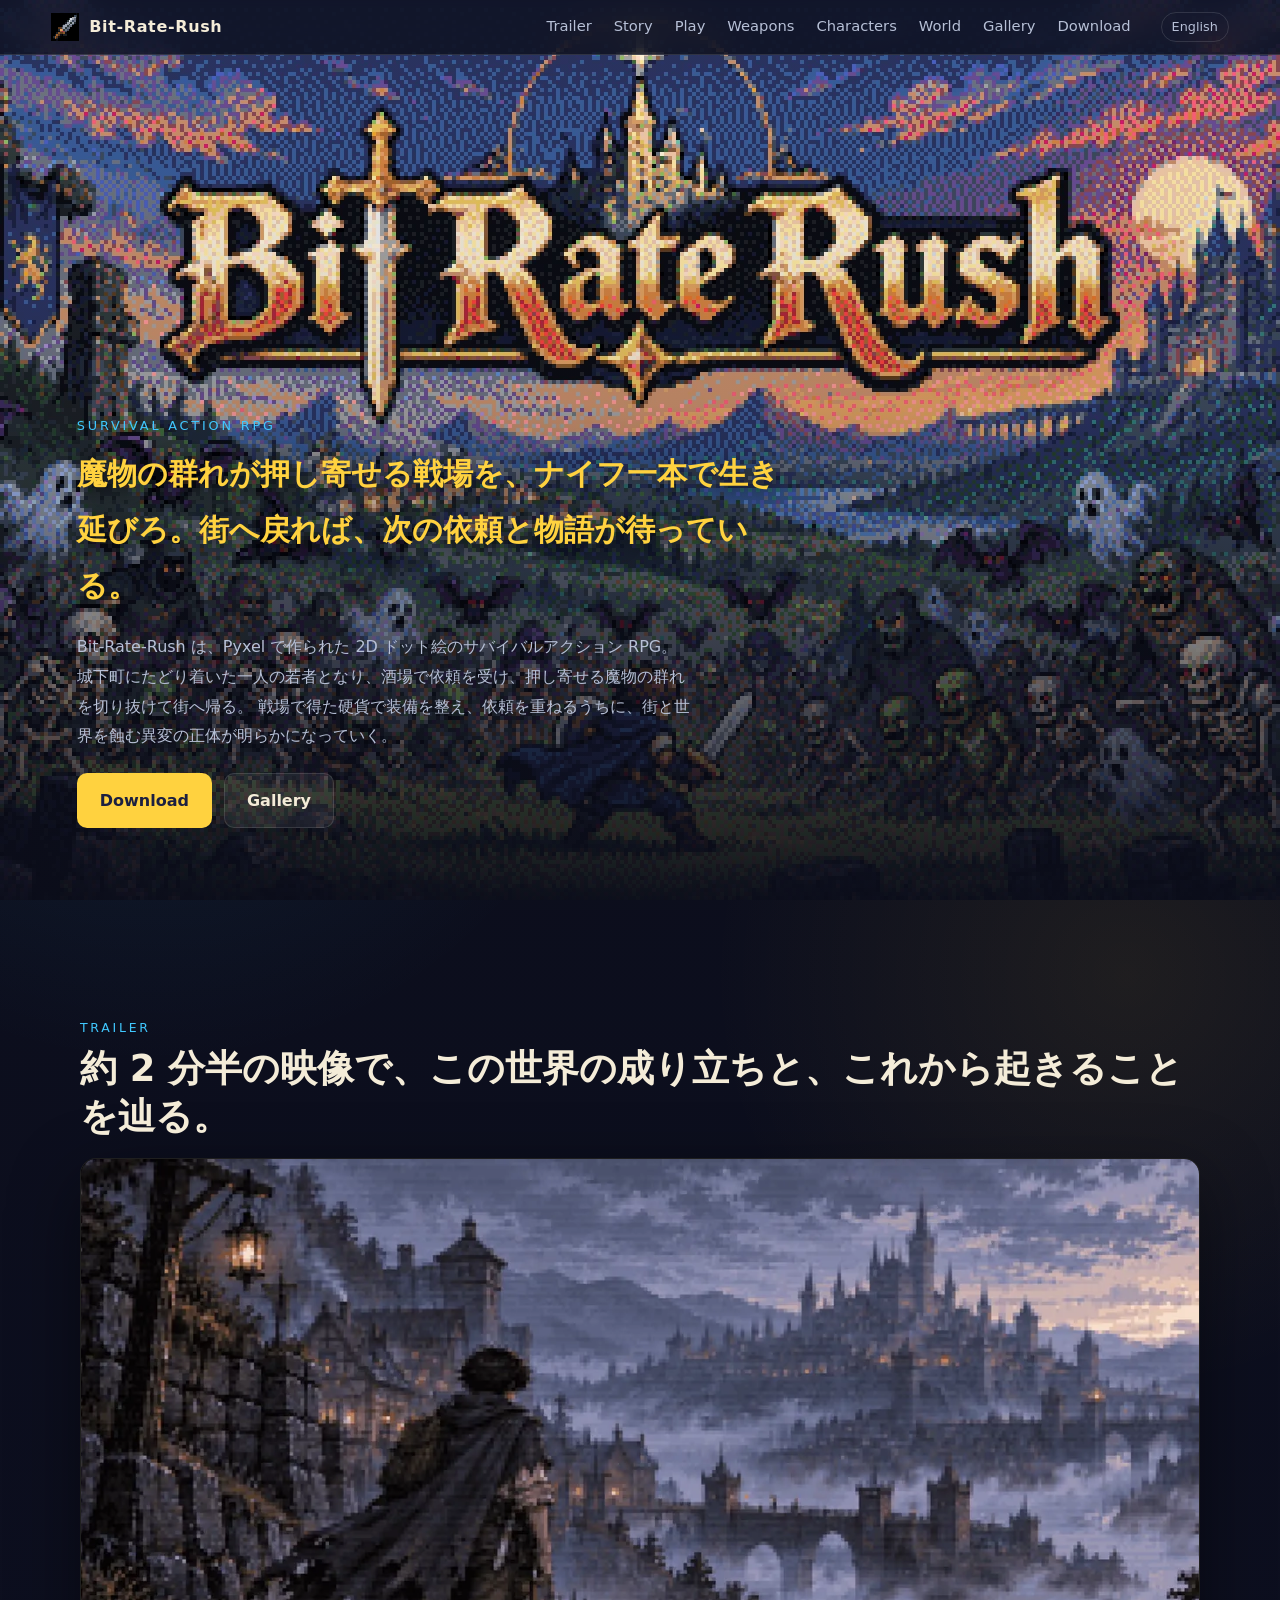
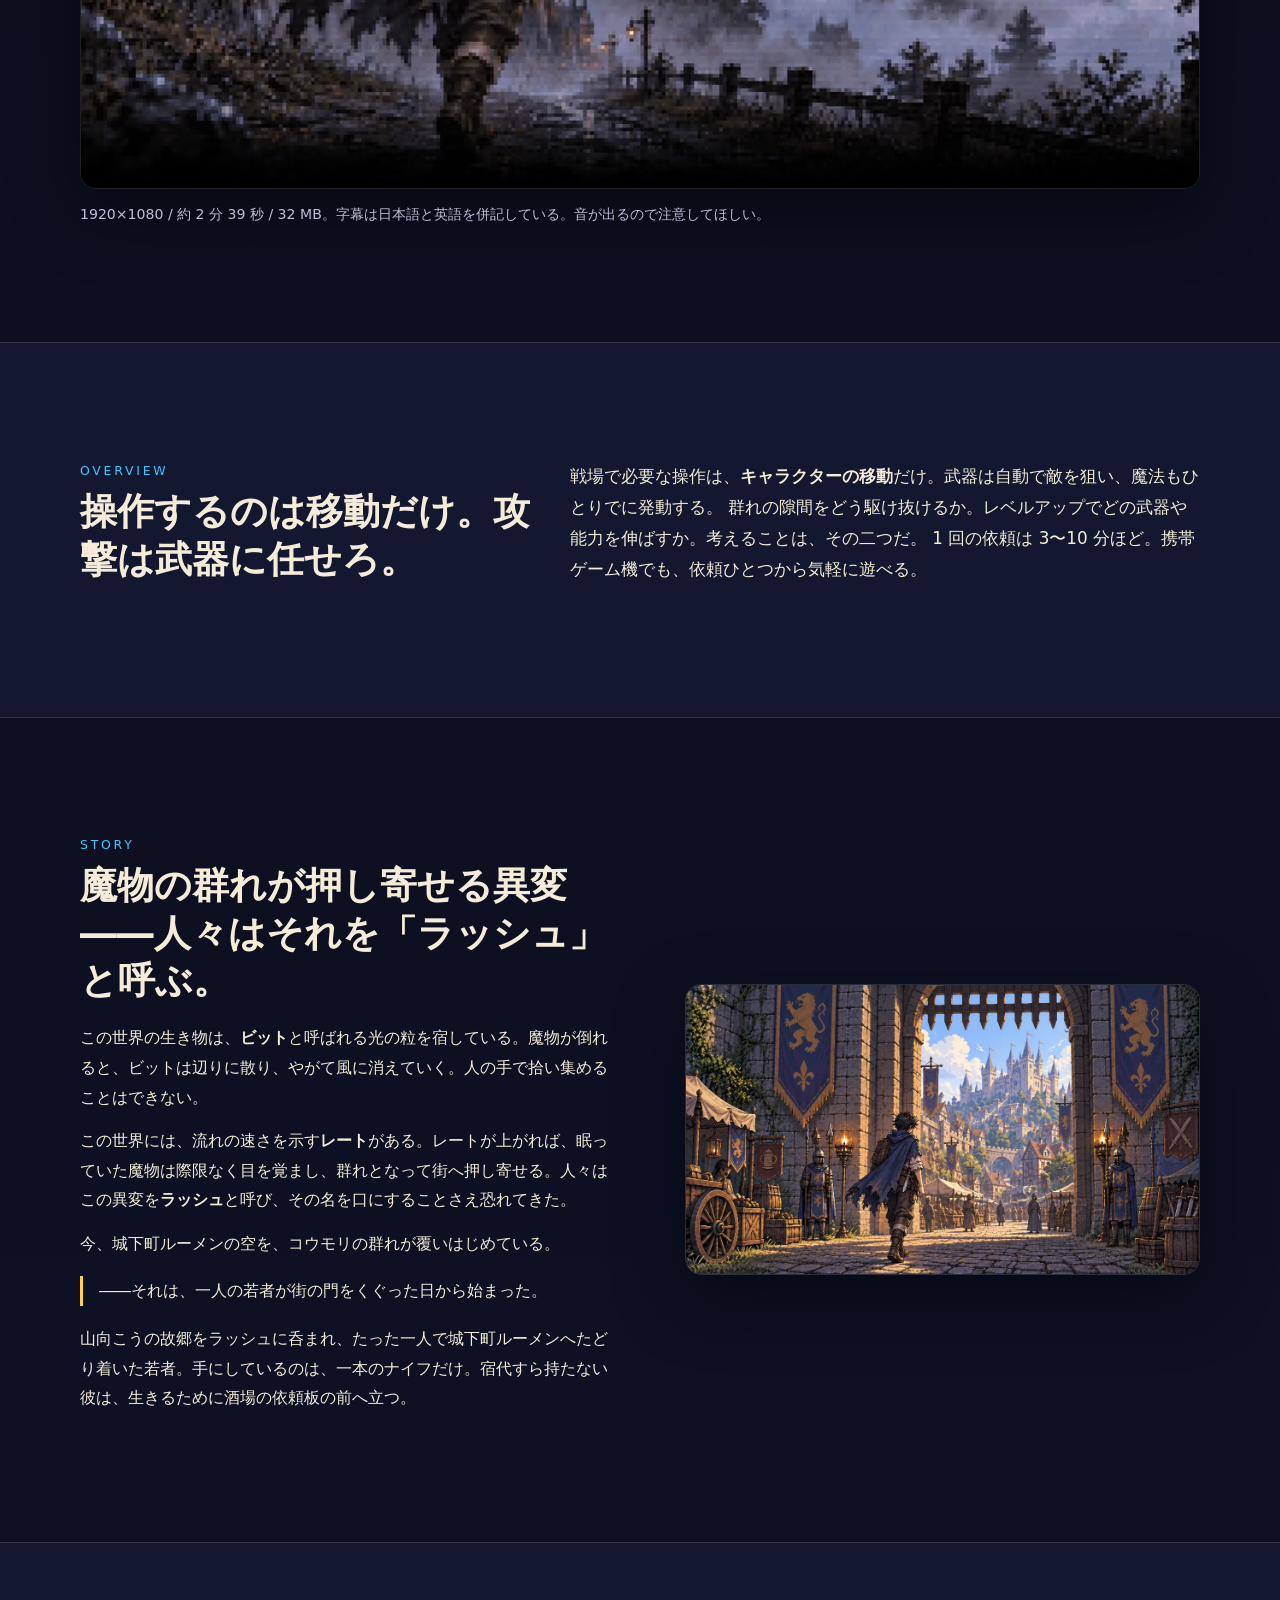
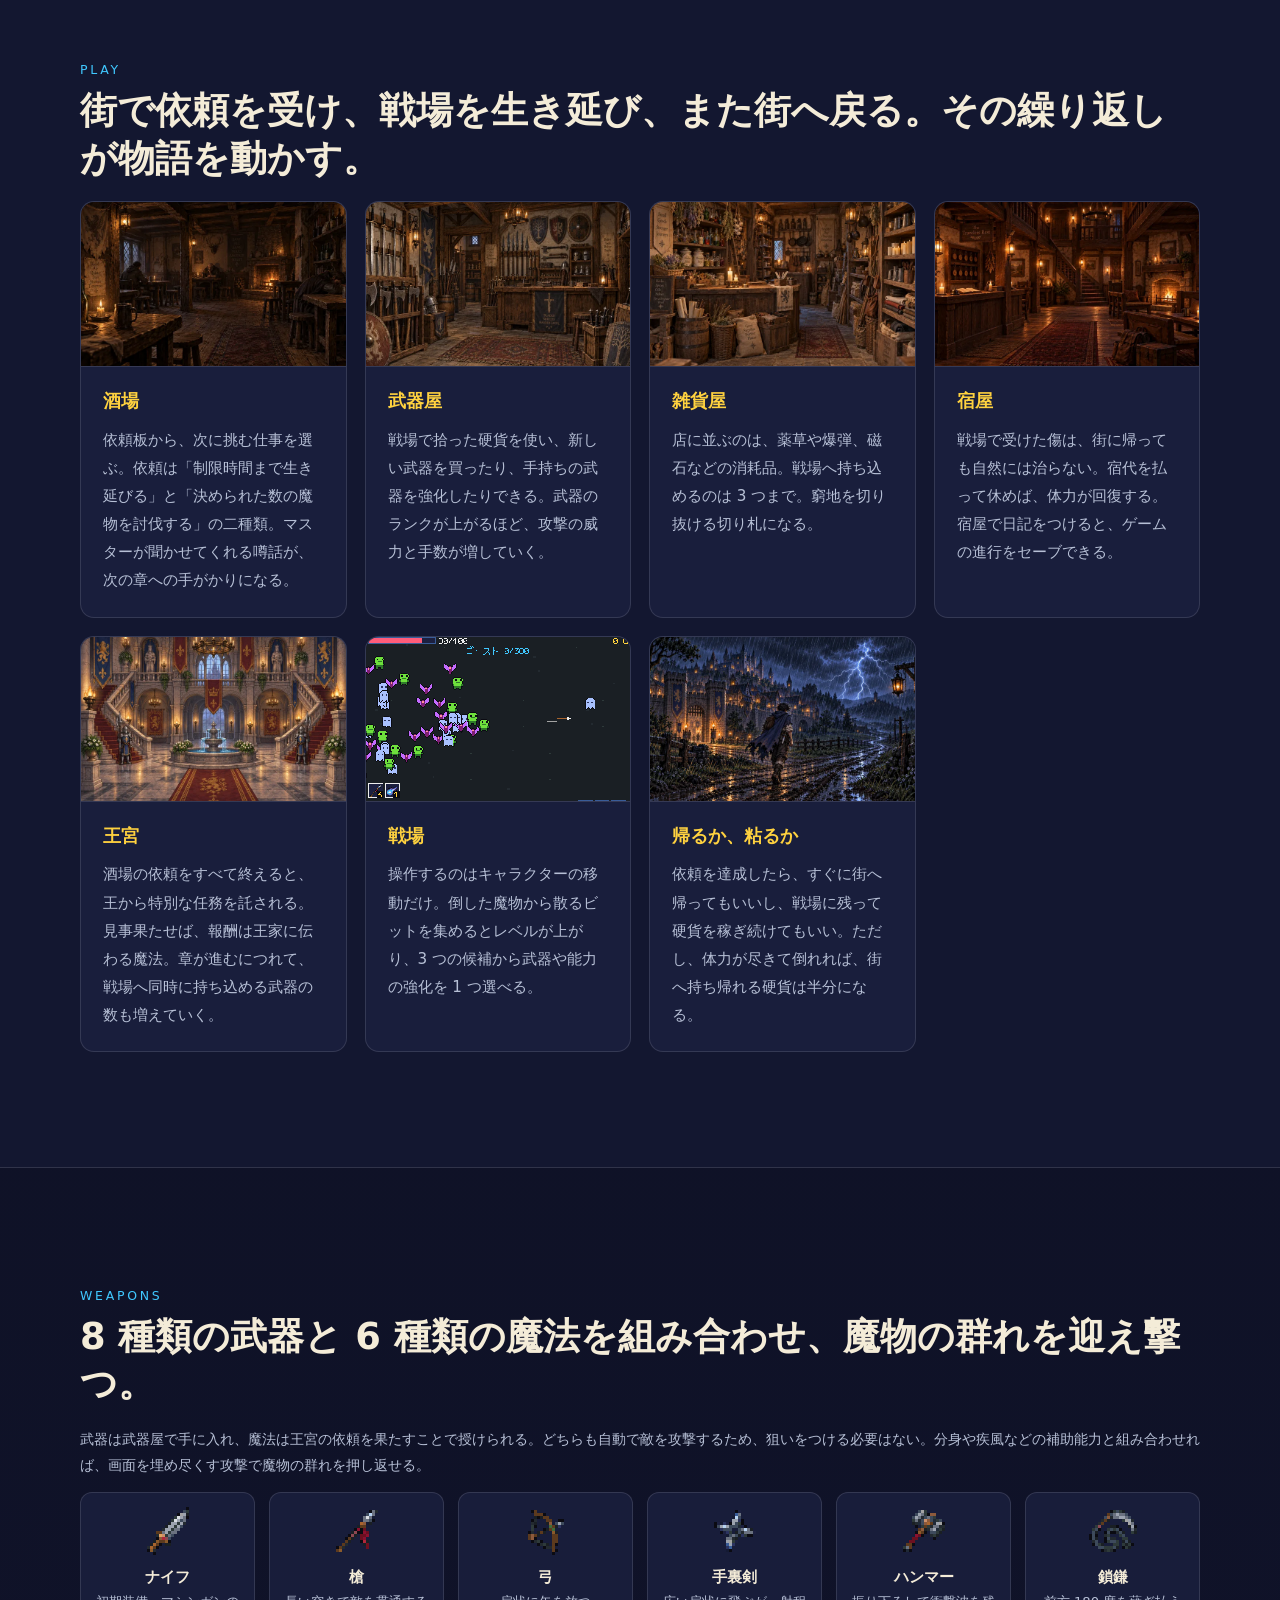
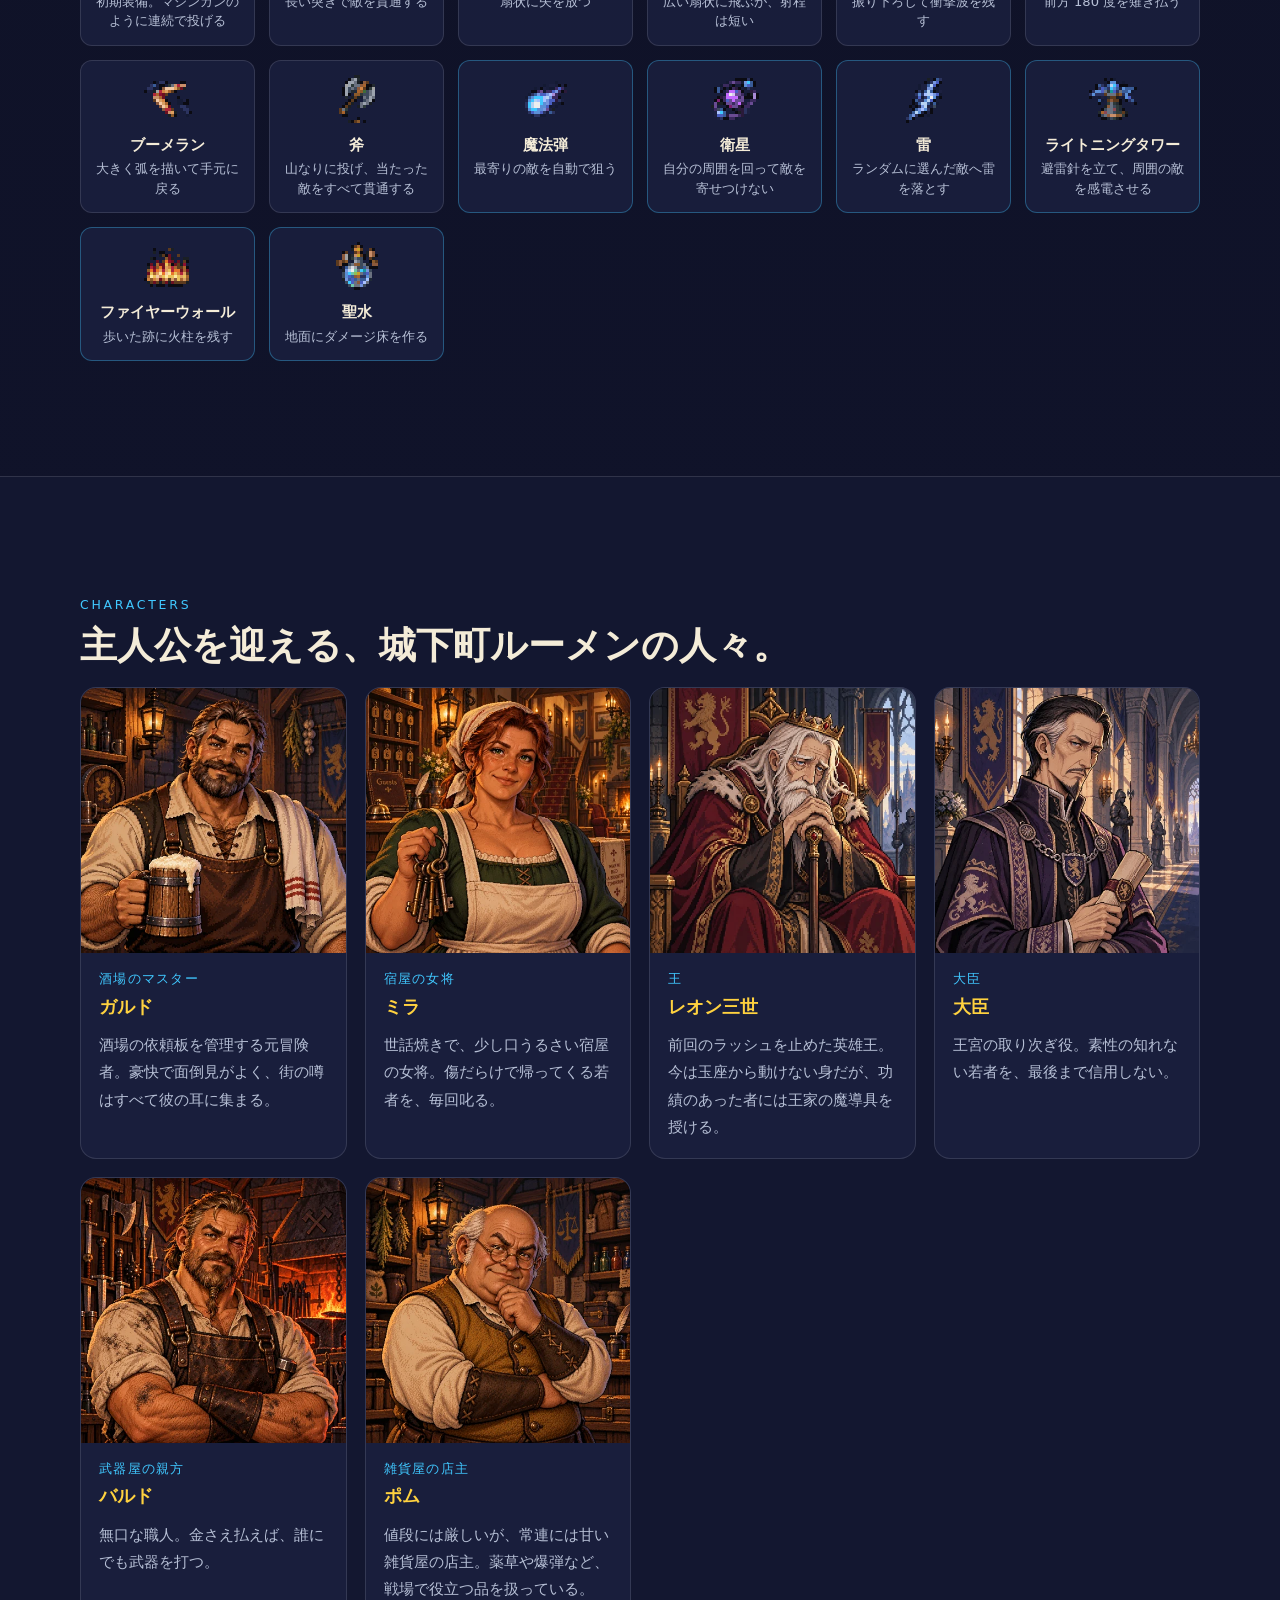
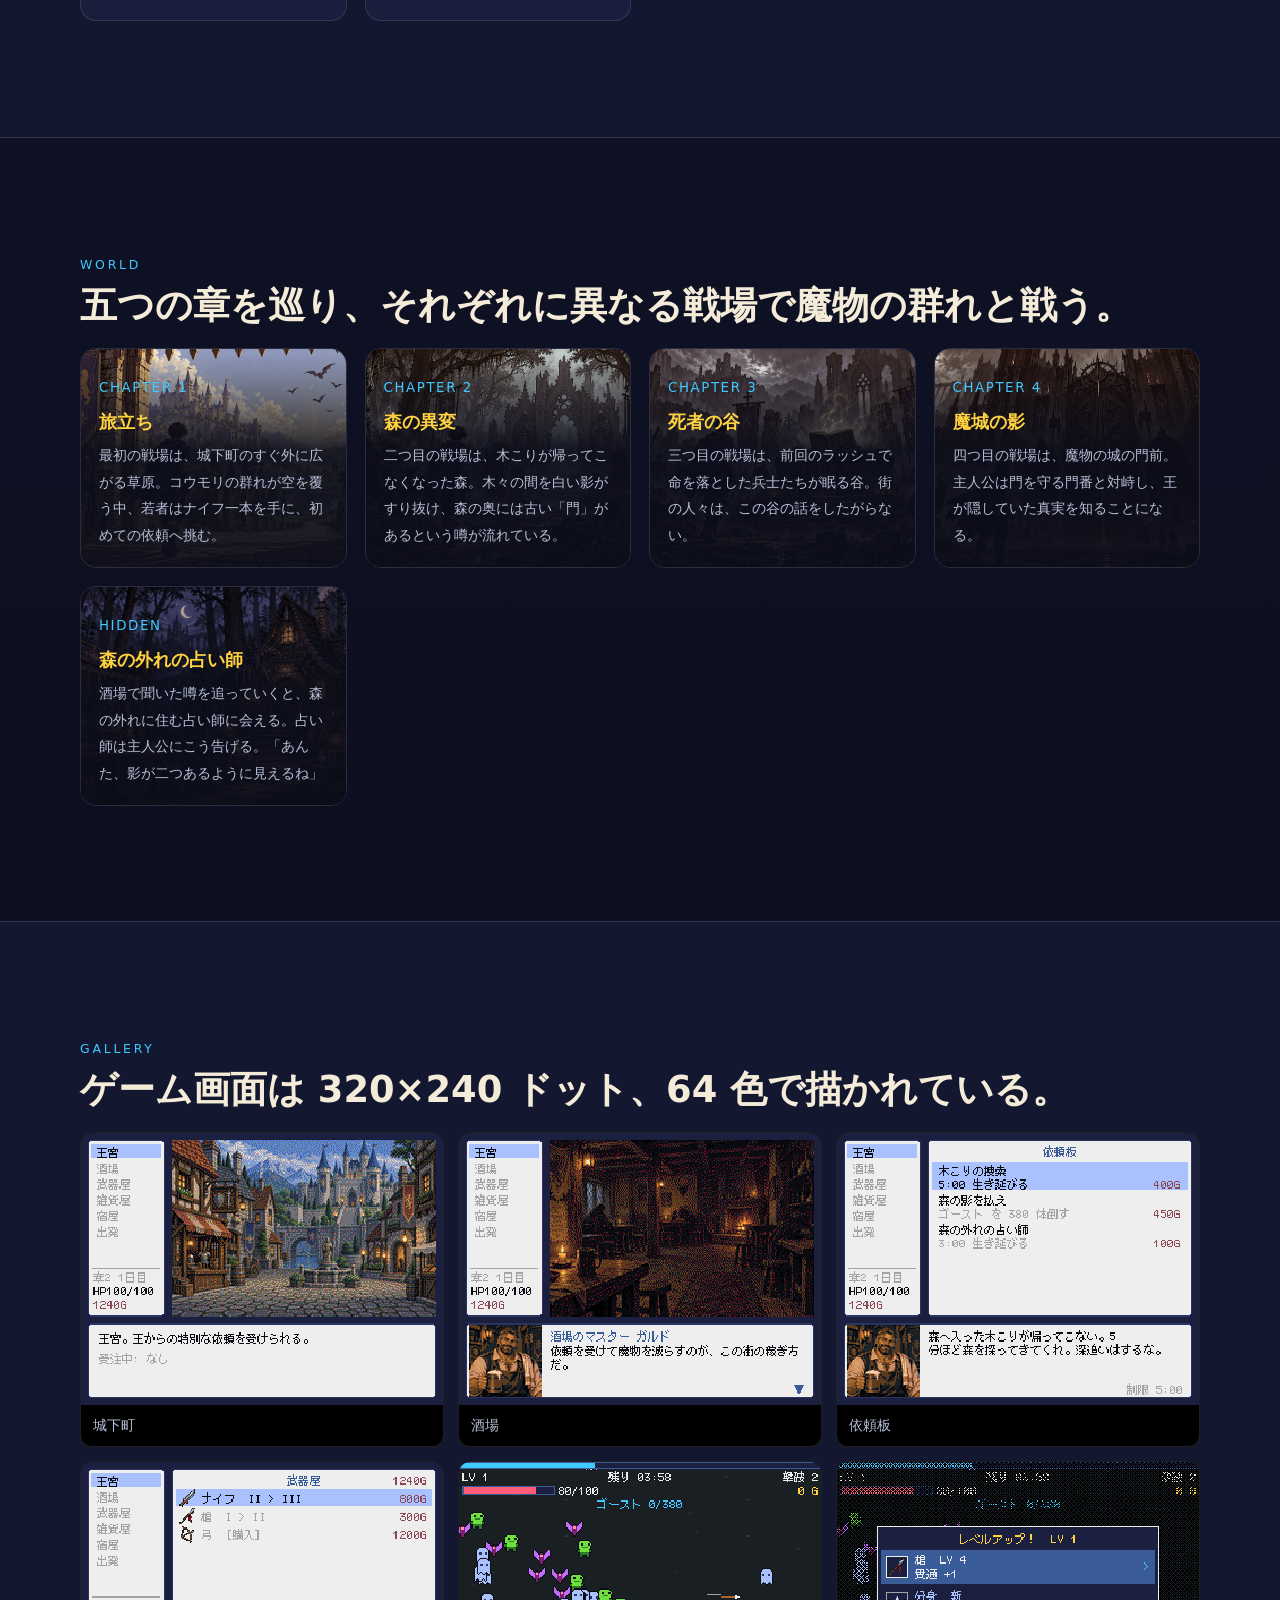
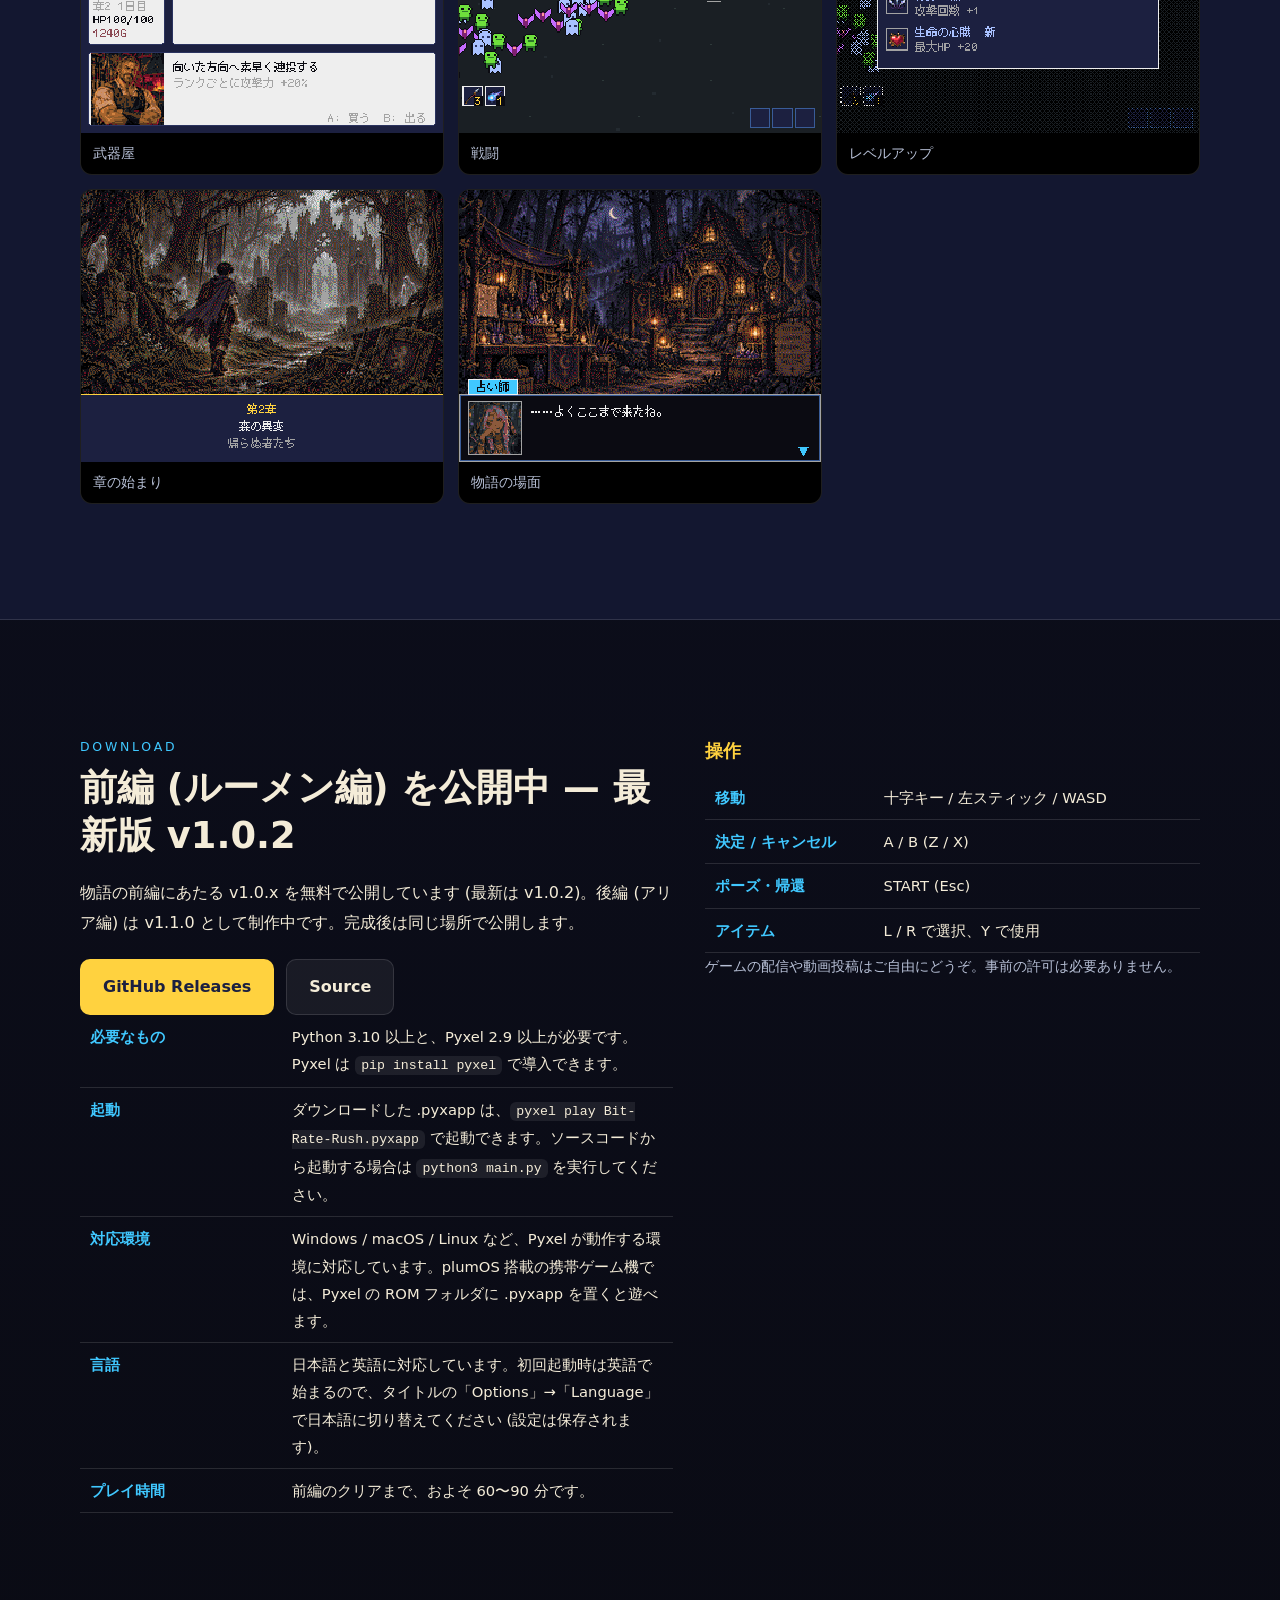
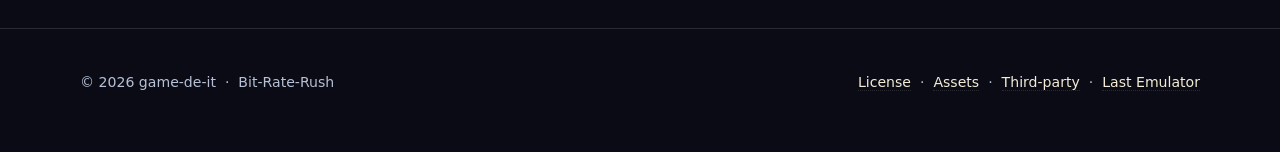
<file: index.html>
<!doctype html>
<html lang="ja">
  <head>
    <meta charset="utf-8">
    <meta name="viewport" content="width=device-width, initial-scale=1">
    <title>Bit-Rate-Rush 公式サイト — サバイバルアクションRPG</title>
    <meta name="description" content="ナイフ一本で魔物の群れを切り抜け、街で依頼と物語を進めていく、Pyxel製の2Dドット絵サバイバルアクションRPG。日本語・英語に対応。">
    <meta name="theme-color" content="#0b0d1a">
    <meta property="og:type" content="website">
    <meta property="og:title" content="Bit-Rate-Rush">
    <meta property="og:description" content="魔物の群れが押し寄せる戦場を、ナイフ一本で生き延びろ。街に帰れば、次の依頼と物語が待っている。">
    <meta property="og:image" content="assets/images/hero.webp">
    <link rel="icon" href="assets/images/icon.png">
    <link rel="stylesheet" href="styles.css">
  </head>
  <body>
    <header class="site-header">
      <a class="brand" href="#top"><img class="pixel" src="assets/images/icon.png" alt=""><span>Bit-Rate-Rush</span></a>
      <nav class="site-nav">
        <a href="#trailer">Trailer</a>
        <a href="#story">Story</a>
        <a href="#play">Play</a>
        <a href="#weapons">Weapons</a>
        <a href="#characters">Characters</a>
        <a href="#world">World</a>
        <a href="#gallery">Gallery</a>
        <a href="#download">Download</a>
        <a class="lang" href="index.en.html">English</a>
      </nav>
    </header>

    <main id="top">
      <section class="hero">
        <img class="hero-image pixel" src="assets/images/hero.webp" alt="群れの中で剣を掲げる若者">
        <div class="hero-shade"></div>
        <div class="hero-content">
          <p class="kicker">Survival Action RPG</p>
          <h1>Bit-Rate-Rush</h1>
          <p class="subtitle">魔物の群れが押し寄せる戦場を、ナイフ一本で生き延びろ。街へ戻れば、次の依頼と物語が待っている。</p>
          <p class="hero-copy">
            Bit-Rate-Rush は、Pyxel で作られた 2D ドット絵のサバイバルアクション RPG。
            城下町にたどり着いた一人の若者となり、酒場で依頼を受け、押し寄せる魔物の群れを切り抜けて街へ帰る。
            戦場で得た硬貨で装備を整え、依頼を重ねるうちに、街と世界を蝕む異変の正体が明らかになっていく。
          </p>
          <div class="hero-actions">
            <a class="button primary" href="#download">Download</a>
            <a class="button secondary" href="#gallery">Gallery</a>
          </div>
        </div>
      </section>

      <section id="trailer" class="section">
        <div class="section-inner">
          <p class="section-label">Trailer</p>
          <h2>約 2 分半の映像で、この世界の成り立ちと、これから起きることを辿る。</h2>
          <div class="trailer">
            <video controls preload="none" playsinline width="1920" height="1080"
                   poster="assets/video/trailer-poster.webp">
              <source src="assets/video/brr-trailer-1080p.mp4" type="video/mp4">
              <p>この環境では動画を再生できない。<a href="assets/video/brr-trailer-1080p.mp4">MP4 を直接開く</a>こともできる。</p>
            </video>
          </div>
          <p class="note">1920×1080 / 約 2 分 39 秒 / 32 MB。字幕は日本語と英語を併記している。音が出るので注意してほしい。</p>
        </div>
      </section>

      <section class="section intro-band">
        <div class="section-inner intro-grid">
          <div>
            <p class="section-label">Overview</p>
            <h2>操作するのは移動だけ。攻撃は武器に任せろ。</h2>
          </div>
          <p class="lead">
            戦場で必要な操作は、<strong>キャラクターの移動</strong>だけ。武器は自動で敵を狙い、魔法もひとりでに発動する。
            群れの隙間をどう駆け抜けるか。レベルアップでどの武器や能力を伸ばすか。考えることは、その二つだ。
            1 回の依頼は 3〜10 分ほど。携帯ゲーム機でも、依頼ひとつから気軽に遊べる。
          </p>
        </div>
      </section>

      <section id="story" class="section">
        <div class="section-inner two-column">
          <div>
            <p class="section-label">Story</p>
            <h2>魔物の群れが押し寄せる異変――人々はそれを「ラッシュ」と呼ぶ。</h2>
            <p>この世界の生き物は、<strong>ビット</strong>と呼ばれる光の粒を宿している。魔物が倒れると、ビットは辺りに散り、やがて風に消えていく。人の手で拾い集めることはできない。</p>
            <p>この世界には、流れの速さを示す<strong>レート</strong>がある。レートが上がれば、眠っていた魔物は際限なく目を覚まし、群れとなって街へ押し寄せる。人々はこの異変を<strong>ラッシュ</strong>と呼び、その名を口にすることさえ恐れてきた。</p>
            <p>今、城下町ルーメンの空を、コウモリの群れが覆いはじめている。</p>
            <p class="quote">――それは、一人の若者が街の門をくぐった日から始まった。</p>
            <p>山向こうの故郷をラッシュに呑まれ、たった一人で城下町ルーメンへたどり着いた若者。手にしているのは、一本のナイフだけ。宿代すら持たない彼は、生きるために酒場の依頼板の前へ立つ。</p>
          </div>
          <figure class="feature-figure"><img src="assets/images/story.webp" alt="城下町の門をくぐる若者"></figure>
        </div>
      </section>

      <section id="play" class="section intro-band">
        <div class="section-inner">
          <p class="section-label">Play</p>
          <h2>街で依頼を受け、戦場を生き延び、また街へ戻る。その繰り返しが物語を動かす。</h2>
          <div class="card-grid">
            <div class="card"><img src="assets/images/play_tavern.webp" alt="酒場"><div class="card-body"><h3>酒場</h3><p>依頼板から、次に挑む仕事を選ぶ。依頼は「制限時間まで生き延びる」と「決められた数の魔物を討伐する」の二種類。マスターが聞かせてくれる噂話が、次の章への手がかりになる。</p></div></div>
            <div class="card"><img src="assets/images/play_smith.webp" alt="武器屋"><div class="card-body"><h3>武器屋</h3><p>戦場で拾った硬貨を使い、新しい武器を買ったり、手持ちの武器を強化したりできる。武器のランクが上がるほど、攻撃の威力と手数が増していく。</p></div></div>
            <div class="card"><img src="assets/images/play_shop.webp" alt="雑貨屋"><div class="card-body"><h3>雑貨屋</h3><p>店に並ぶのは、薬草や爆弾、磁石などの消耗品。戦場へ持ち込めるのは 3 つまで。窮地を切り抜ける切り札になる。</p></div></div>
            <div class="card"><img src="assets/images/play_inn.webp" alt="宿屋"><div class="card-body"><h3>宿屋</h3><p>戦場で受けた傷は、街に帰っても自然には治らない。宿代を払って休めば、体力が回復する。宿屋で日記をつけると、ゲームの進行をセーブできる。</p></div></div>
            <div class="card"><img src="assets/images/play_castle.webp" alt="王宮"><div class="card-body"><h3>王宮</h3><p>酒場の依頼をすべて終えると、王から特別な任務を託される。見事果たせば、報酬は王家に伝わる魔法。章が進むにつれて、戦場へ同時に持ち込める武器の数も増えていく。</p></div></div>
            <div class="card"><img class="pixel" src="assets/shots/battle.png" alt="戦場"><div class="card-body"><h3>戦場</h3><p>操作するのはキャラクターの移動だけ。倒した魔物から散るビットを集めるとレベルが上がり、3 つの候補から武器や能力の強化を 1 つ選べる。</p></div></div>
            <div class="card"><img src="assets/images/play_return.webp" alt="帰還"><div class="card-body"><h3>帰るか、粘るか</h3><p>依頼を達成したら、すぐに街へ帰ってもいいし、戦場に残って硬貨を稼ぎ続けてもいい。ただし、体力が尽きて倒れれば、街へ持ち帰れる硬貨は半分になる。</p></div></div>
          </div>
        </div>
      </section>

      <section id="weapons" class="section">
        <div class="section-inner">
          <p class="section-label">Weapons</p>
          <h2>8 種類の武器と 6 種類の魔法を組み合わせ、魔物の群れを迎え撃つ。</h2>
          <p class="note">武器は武器屋で手に入れ、魔法は王宮の依頼を果たすことで授けられる。どちらも自動で敵を攻撃するため、狙いをつける必要はない。分身や疾風などの補助能力と組み合わせれば、画面を埋め尽くす攻撃で魔物の群れを押し返せる。</p>
          <div class="weapon-grid">
            <div class="weapon"><img class="pixel" src="assets/icons/icon_knife.png" alt=""><b>ナイフ</b><span>初期装備。マシンガンのように連続で投げる</span></div>
            <div class="weapon"><img class="pixel" src="assets/icons/icon_spear.png" alt=""><b>槍</b><span>長い突きで敵を貫通する</span></div>
            <div class="weapon"><img class="pixel" src="assets/icons/icon_bow.png" alt=""><b>弓</b><span>扇状に矢を放つ</span></div>
            <div class="weapon"><img class="pixel" src="assets/icons/icon_shuriken.png" alt=""><b>手裏剣</b><span>広い扇状に飛ぶが、射程は短い</span></div>
            <div class="weapon"><img class="pixel" src="assets/icons/icon_hammer.png" alt=""><b>ハンマー</b><span>振り下ろして衝撃波を残す</span></div>
            <div class="weapon"><img class="pixel" src="assets/icons/icon_sickle.png" alt=""><b>鎖鎌</b><span>前方 180 度を薙ぎ払う</span></div>
            <div class="weapon"><img class="pixel" src="assets/icons/icon_boomerang.png" alt=""><b>ブーメラン</b><span>大きく弧を描いて手元に戻る</span></div>
            <div class="weapon"><img class="pixel" src="assets/icons/icon_axe.png" alt=""><b>斧</b><span>山なりに投げ、当たった敵をすべて貫通する</span></div>
            <div class="weapon magic"><img class="pixel" src="assets/icons/icon_magic.png" alt=""><b>魔法弾</b><span>最寄りの敵を自動で狙う</span></div>
            <div class="weapon magic"><img class="pixel" src="assets/icons/icon_orbit.png" alt=""><b>衛星</b><span>自分の周囲を回って敵を寄せつけない</span></div>
            <div class="weapon magic"><img class="pixel" src="assets/icons/icon_zap.png" alt=""><b>雷</b><span>ランダムに選んだ敵へ雷を落とす</span></div>
            <div class="weapon magic"><img class="pixel" src="assets/icons/icon_tower.png" alt=""><b>ライトニングタワー</b><span>避雷針を立て、周囲の敵を感電させる</span></div>
            <div class="weapon magic"><img class="pixel" src="assets/icons/icon_fire.png" alt=""><b>ファイヤーウォール</b><span>歩いた跡に火柱を残す</span></div>
            <div class="weapon magic"><img class="pixel" src="assets/icons/icon_holy.png" alt=""><b>聖水</b><span>地面にダメージ床を作る</span></div>
          </div>
        </div>
      </section>

      <section id="characters" class="section intro-band">
        <div class="section-inner">
          <p class="section-label">Characters</p>
          <h2>主人公を迎える、城下町ルーメンの人々。</h2>
          <div class="character-grid">
            <article class="character-card"><img src="assets/images/npc_master.webp" alt="ガルド"><div class="character-body"><p class="role">酒場のマスター</p><h3>ガルド</h3><p>酒場の依頼板を管理する元冒険者。豪快で面倒見がよく、街の噂はすべて彼の耳に集まる。</p></div></article>
            <article class="character-card"><img src="assets/images/npc_inn.webp" alt="ミラ"><div class="character-body"><p class="role">宿屋の女将</p><h3>ミラ</h3><p>世話焼きで、少し口うるさい宿屋の女将。傷だらけで帰ってくる若者を、毎回叱る。</p></div></article>
            <article class="character-card"><img src="assets/images/npc_king.webp" alt="王"><div class="character-body"><p class="role">王</p><h3>レオン三世</h3><p>前回のラッシュを止めた英雄王。今は玉座から動けない身だが、功績のあった者には王家の魔導具を授ける。</p></div></article>
            <article class="character-card"><img src="assets/images/npc_minister.webp" alt="大臣"><div class="character-body"><p class="role">大臣</p><h3>大臣</h3><p>王宮の取り次ぎ役。素性の知れない若者を、最後まで信用しない。</p></div></article>
            <article class="character-card"><img src="assets/images/npc_smith.webp" alt="バルド"><div class="character-body"><p class="role">武器屋の親方</p><h3>バルド</h3><p>無口な職人。金さえ払えば、誰にでも武器を打つ。</p></div></article>
            <article class="character-card"><img src="assets/images/npc_shop.webp" alt="ポム"><div class="character-body"><p class="role">雑貨屋の店主</p><h3>ポム</h3><p>値段には厳しいが、常連には甘い雑貨屋の店主。薬草や爆弾など、戦場で役立つ品を扱っている。</p></div></article>
          </div>
        </div>
      </section>

      <section id="world" class="section">
        <div class="section-inner">
          <p class="section-label">World</p>
          <h2>五つの章を巡り、それぞれに異なる戦場で魔物の群れと戦う。</h2>
          <div class="world-grid">
            <div class="world-card"><img src="assets/images/chapter1.webp" alt=""><div class="world-body"><small>CHAPTER 1</small><h3>旅立ち</h3><p>最初の戦場は、城下町のすぐ外に広がる草原。コウモリの群れが空を覆う中、若者はナイフ一本を手に、初めての依頼へ挑む。</p></div></div>
            <div class="world-card"><img src="assets/images/chapter2.webp" alt=""><div class="world-body"><small>CHAPTER 2</small><h3>森の異変</h3><p>二つ目の戦場は、木こりが帰ってこなくなった森。木々の間を白い影がすり抜け、森の奥には古い「門」があるという噂が流れている。</p></div></div>
            <div class="world-card"><img src="assets/images/chapter3.webp" alt=""><div class="world-body"><small>CHAPTER 3</small><h3>死者の谷</h3><p>三つ目の戦場は、前回のラッシュで命を落とした兵士たちが眠る谷。街の人々は、この谷の話をしたがらない。</p></div></div>
            <div class="world-card"><img src="assets/images/chapter4.webp" alt=""><div class="world-body"><small>CHAPTER 4</small><h3>魔城の影</h3><p>四つ目の戦場は、魔物の城の門前。主人公は門を守る門番と対峙し、王が隠していた真実を知ることになる。</p></div></div>
            <div class="world-card"><img src="assets/images/forest.webp" alt=""><div class="world-body"><small>HIDDEN</small><h3>森の外れの占い師</h3><p>酒場で聞いた噂を追っていくと、森の外れに住む占い師に会える。占い師は主人公にこう告げる。「あんた、影が二つあるように見えるね」</p></div></div>
          </div>
        </div>
      </section>

      <section id="gallery" class="section intro-band">
        <div class="section-inner">
          <p class="section-label">Gallery</p>
          <h2>ゲーム画面は 320×240 ドット、64 色で描かれている。</h2>
          <div class="gallery">
            <figure><img class="pixel" src="assets/shots/town.png" alt=""><figcaption>城下町</figcaption></figure>
            <figure><img class="pixel" src="assets/shots/tavern.png" alt=""><figcaption>酒場</figcaption></figure>
            <figure><img class="pixel" src="assets/shots/board.png" alt=""><figcaption>依頼板</figcaption></figure>
            <figure><img class="pixel" src="assets/shots/smith.png" alt=""><figcaption>武器屋</figcaption></figure>
            <figure><img class="pixel" src="assets/shots/battle.png" alt=""><figcaption>戦闘</figcaption></figure>
            <figure><img class="pixel" src="assets/shots/levelup.png" alt=""><figcaption>レベルアップ</figcaption></figure>
            <figure><img class="pixel" src="assets/shots/chapter.png" alt=""><figcaption>章の始まり</figcaption></figure>
            <figure><img class="pixel" src="assets/shots/vn.png" alt=""><figcaption>物語の場面</figcaption></figure>
          </div>
        </div>
      </section>

      <section id="download" class="section">
        <div class="section-inner download-grid">
          <div>
            <p class="section-label">Download</p>
            <h2>前編 (ルーメン編) を公開中 — 最新版 v1.0.2</h2>
            <p>物語の前編にあたる v1.0.x を無料で公開しています (最新は v1.0.2)。後編 (アリア編) は v1.1.0 として制作中です。完成後は同じ場所で公開します。</p>
            <div class="hero-actions">
              <a class="button primary" href="https://github.com/game-de-it/Bit-Rate-Rush/releases">GitHub Releases</a>
              <a class="button secondary" href="https://github.com/game-de-it/Bit-Rate-Rush">Source</a>
            </div>
            <table>
              <tr><th>必要なもの</th><td>Python 3.10 以上と、<a href="https://github.com/kitao/pyxel">Pyxel</a> 2.9 以上が必要です。Pyxel は <code>pip install pyxel</code> で導入できます。</td></tr>
              <tr><th>起動</th><td>ダウンロードした .pyxapp は、<code>pyxel play Bit-Rate-Rush.pyxapp</code> で起動できます。ソースコードから起動する場合は <code>python3 main.py</code> を実行してください。</td></tr>
              <tr><th>対応環境</th><td>Windows / macOS / Linux など、Pyxel が動作する環境に対応しています。plumOS 搭載の携帯ゲーム機では、Pyxel の ROM フォルダに .pyxapp を置くと遊べます。</td></tr>
              <tr><th>言語</th><td>日本語と英語に対応しています。初回起動時は英語で始まるので、タイトルの「Options」→「Language」で日本語に切り替えてください (設定は保存されます)。</td></tr>
              <tr><th>プレイ時間</th><td>前編のクリアまで、およそ 60〜90 分です。</td></tr>
            </table>
          </div>
          <div>
            <h3>操作</h3>
            <table>
              <tr><th>移動</th><td>十字キー / 左スティック / WASD</td></tr>
              <tr><th>決定 / キャンセル</th><td>A / B (Z / X)</td></tr>
              <tr><th>ポーズ・帰還</th><td>START (Esc)</td></tr>
              <tr><th>アイテム</th><td>L / R で選択、Y で使用</td></tr>
            </table>
            <p class="note">ゲームの配信や動画投稿はご自由にどうぞ。事前の許可は必要ありません。</p>
          </div>
        </div>
      </section>
    </main>

    <footer class="site-footer">
      <div class="section-inner">
        <div>© 2026 game-de-it &nbsp;·&nbsp; Bit-Rate-Rush</div>
        <div>
          <a href="https://github.com/game-de-it/Bit-Rate-Rush/blob/main/LICENSE">License</a> &nbsp;·&nbsp;
          <a href="https://github.com/game-de-it/Bit-Rate-Rush/blob/main/LICENSE-assets.md">Assets</a> &nbsp;·&nbsp;
          <a href="https://github.com/game-de-it/Bit-Rate-Rush/blob/main/THIRD-PARTY.md">Third-party</a> &nbsp;·&nbsp;
          <a href="https://game-de-it.github.io/last-emulator-web/">Last Emulator</a>
        </div>
      </div>
    </footer>
  </body>
</html>
</file>
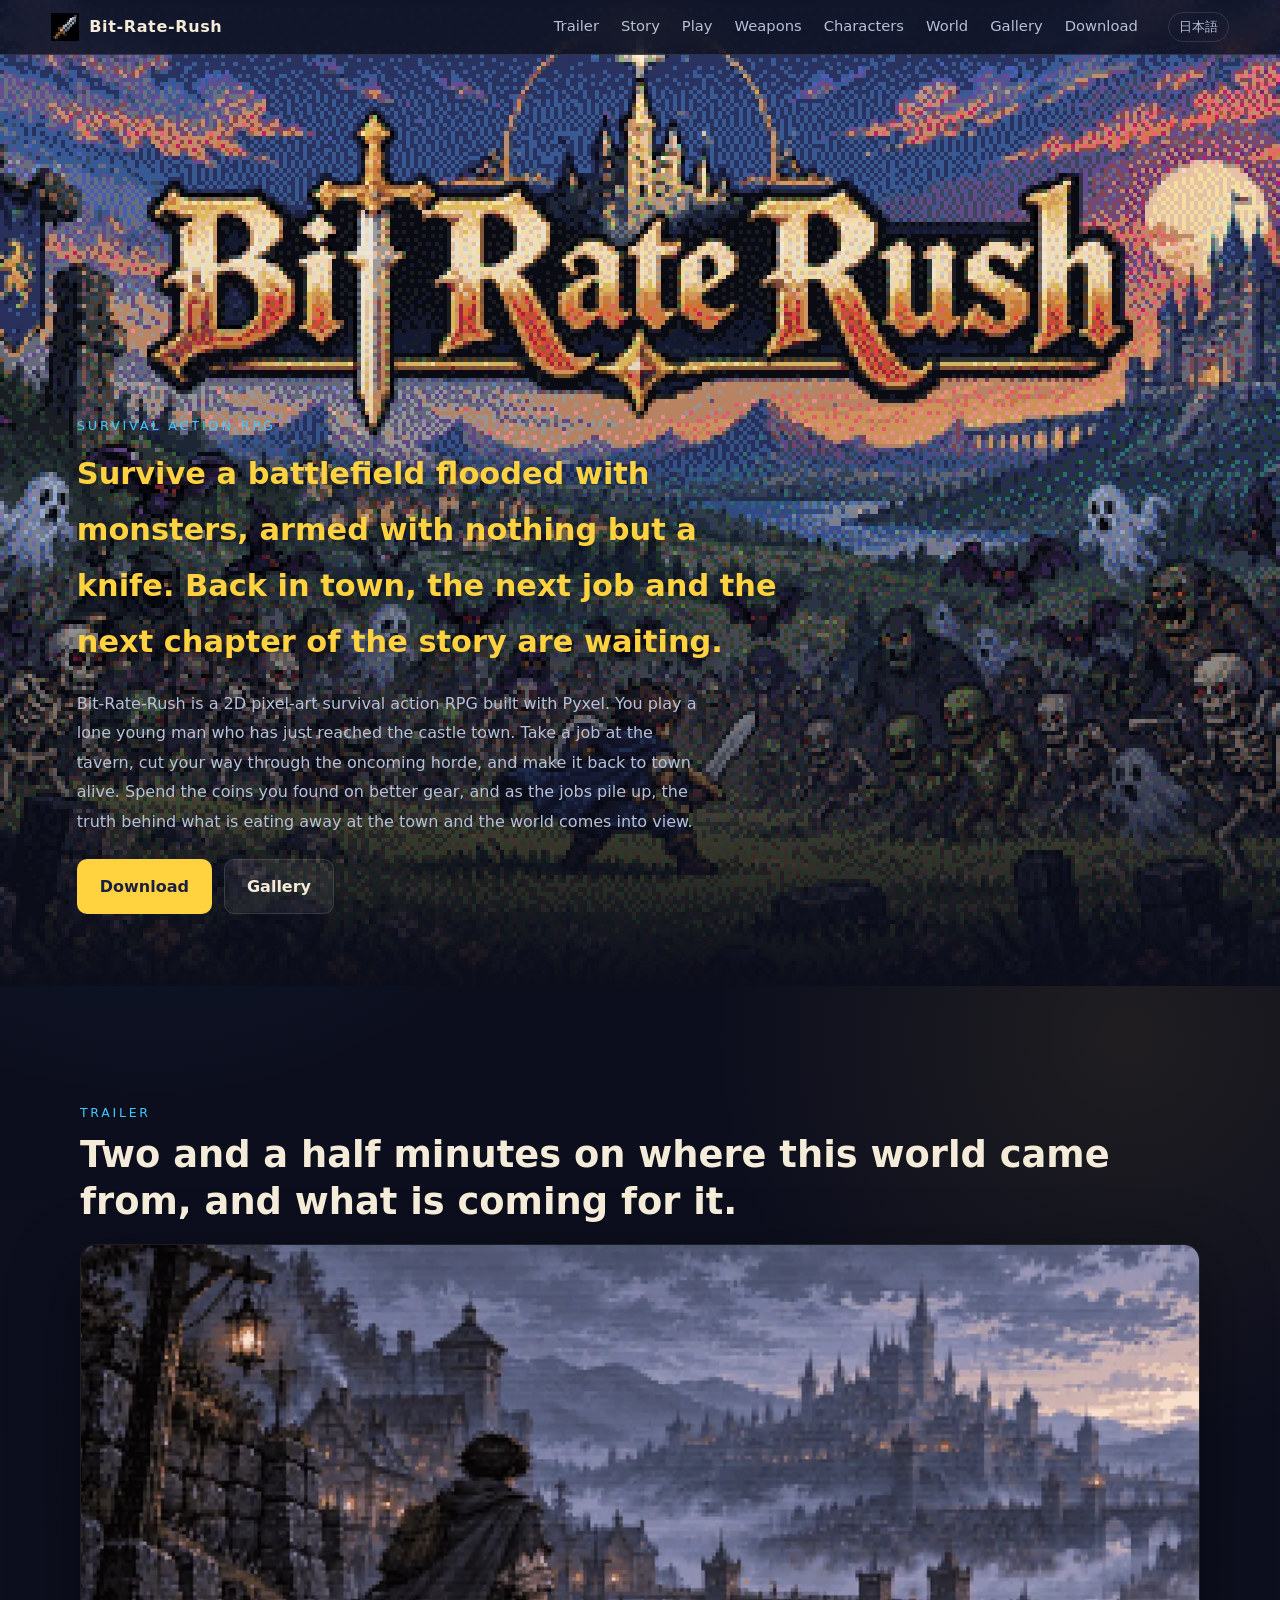
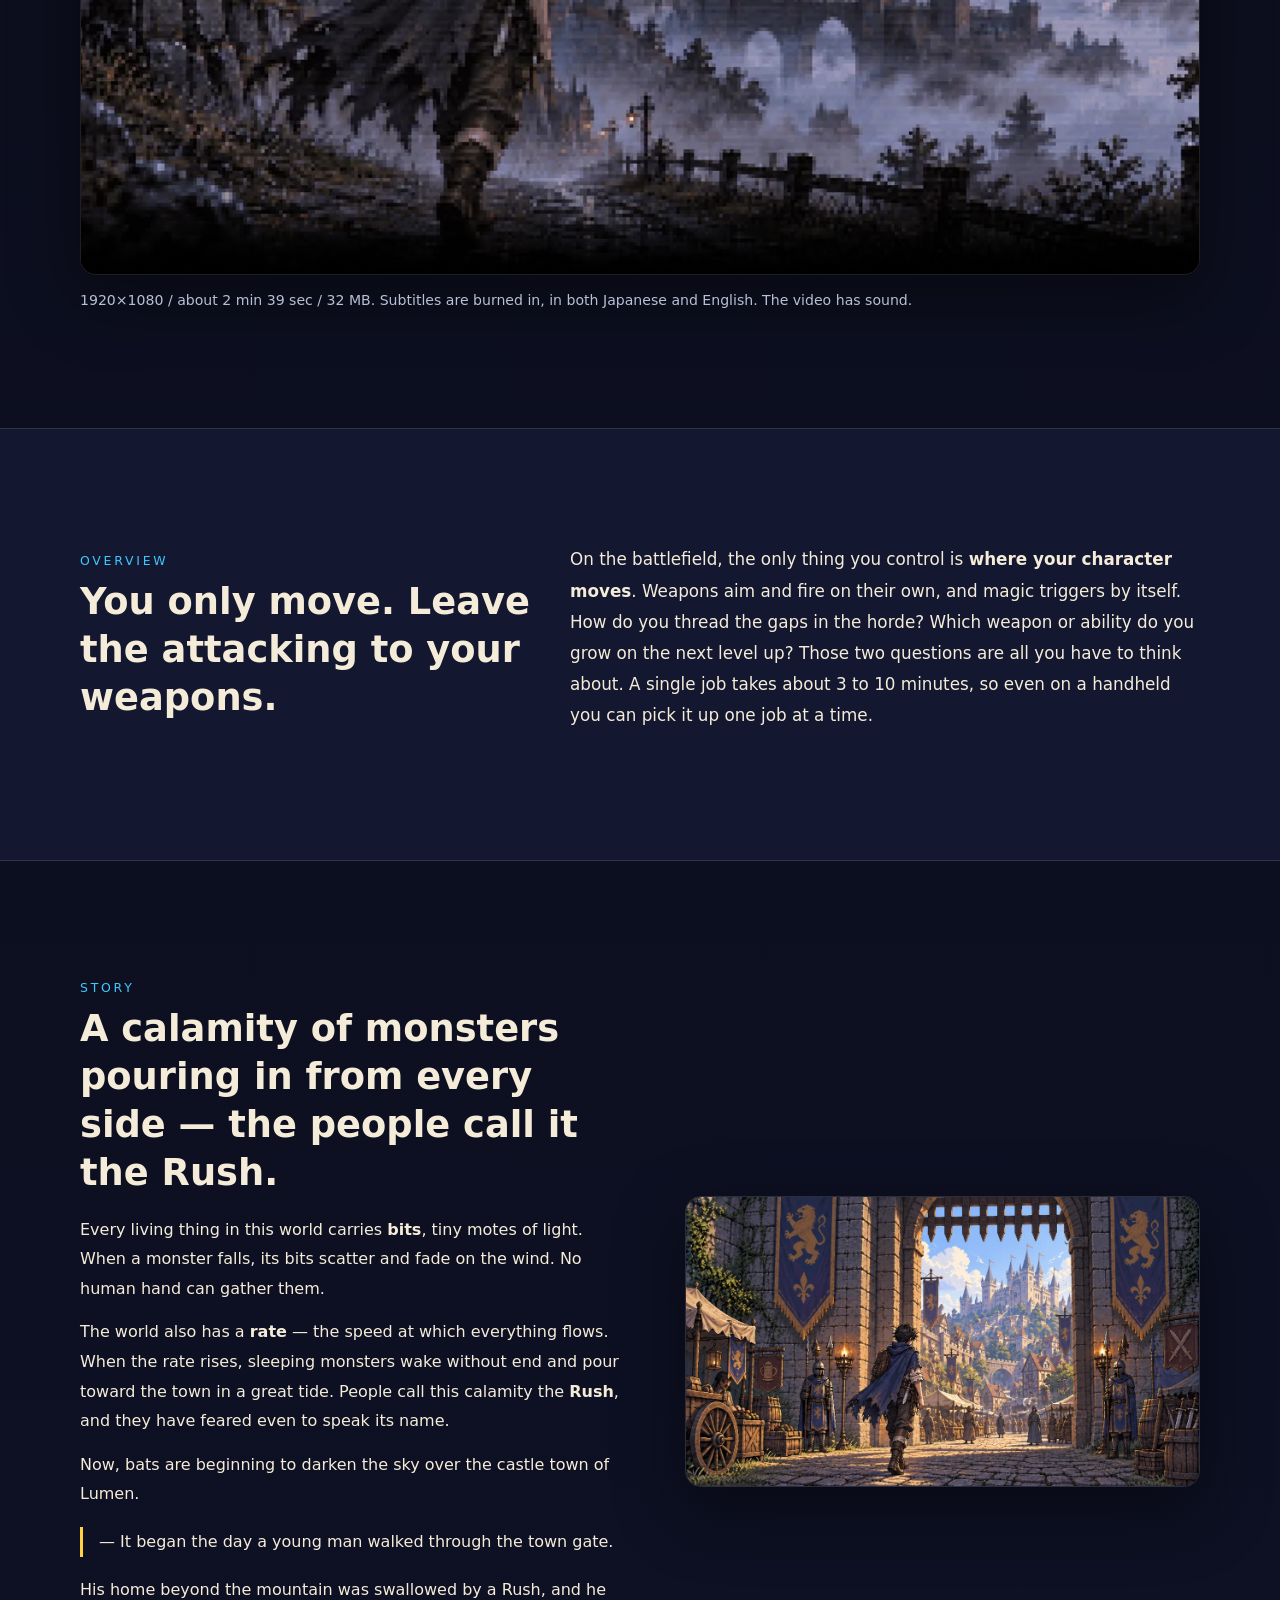
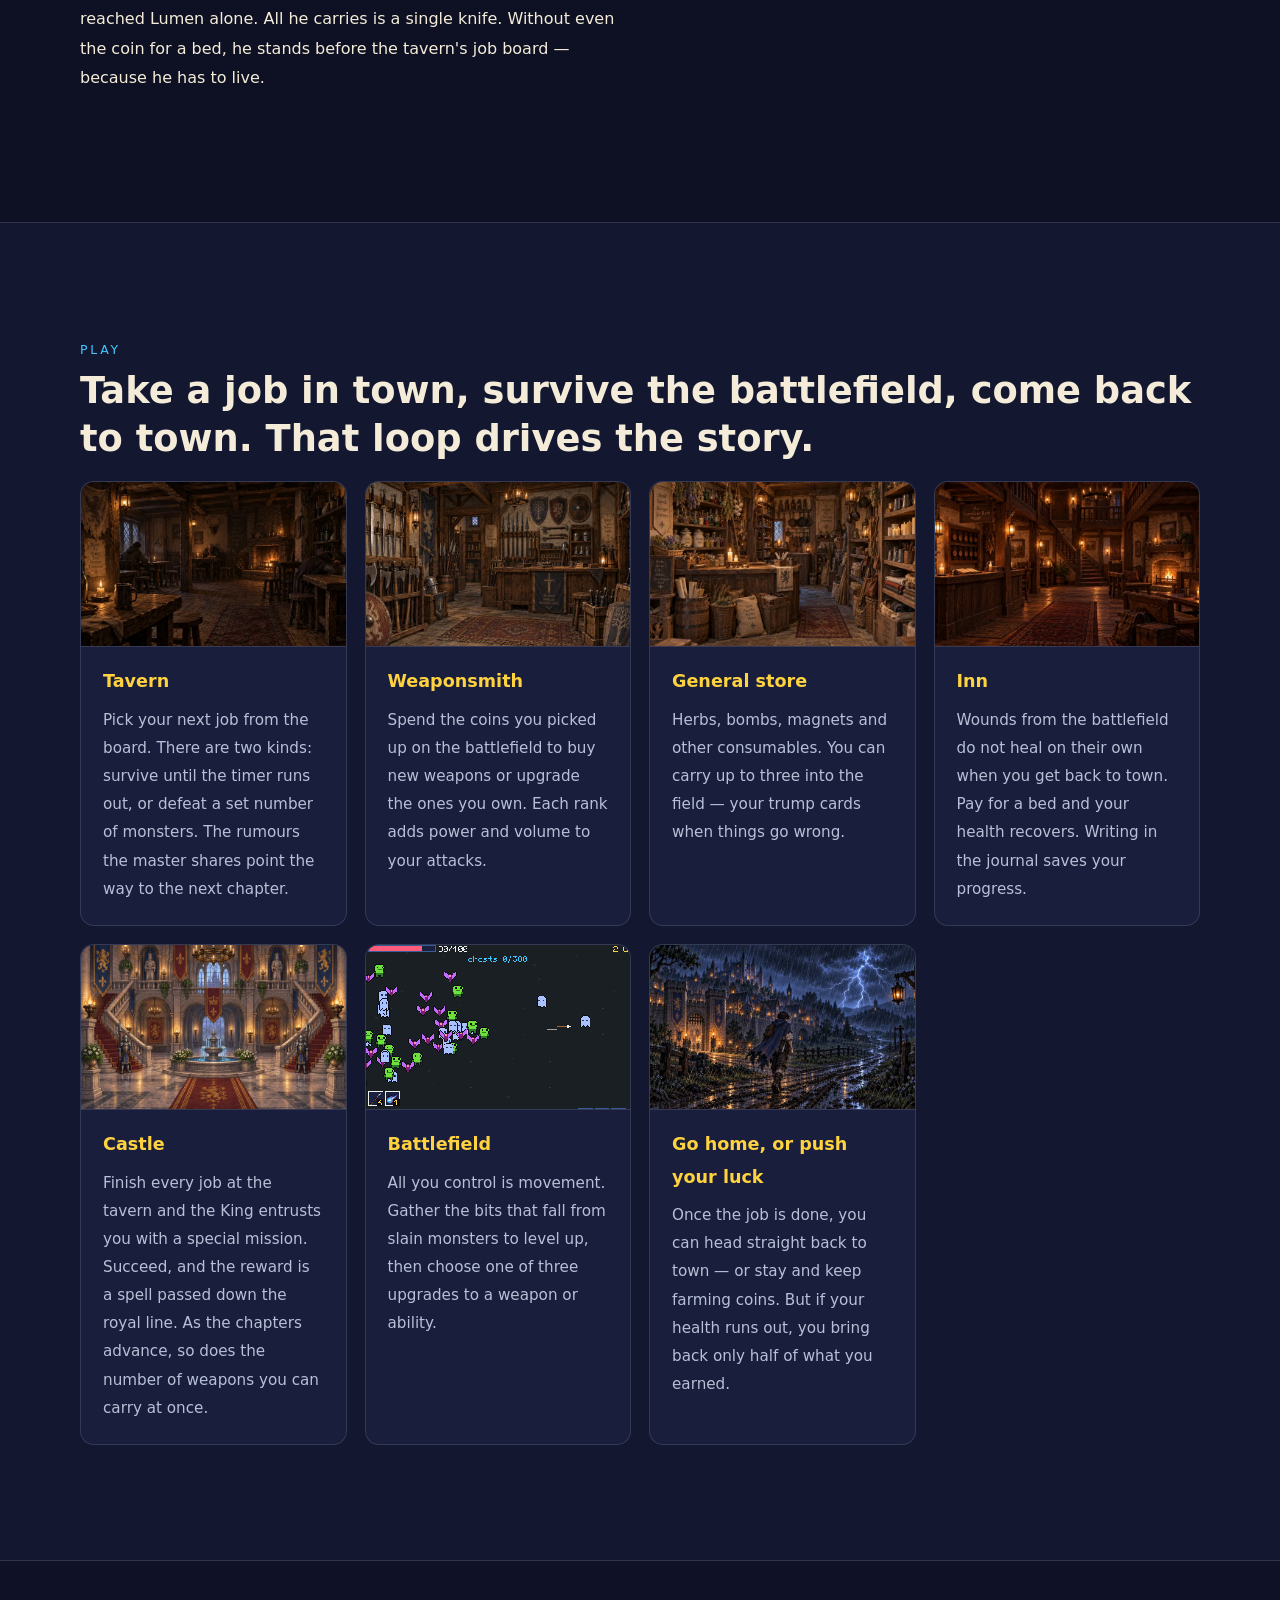
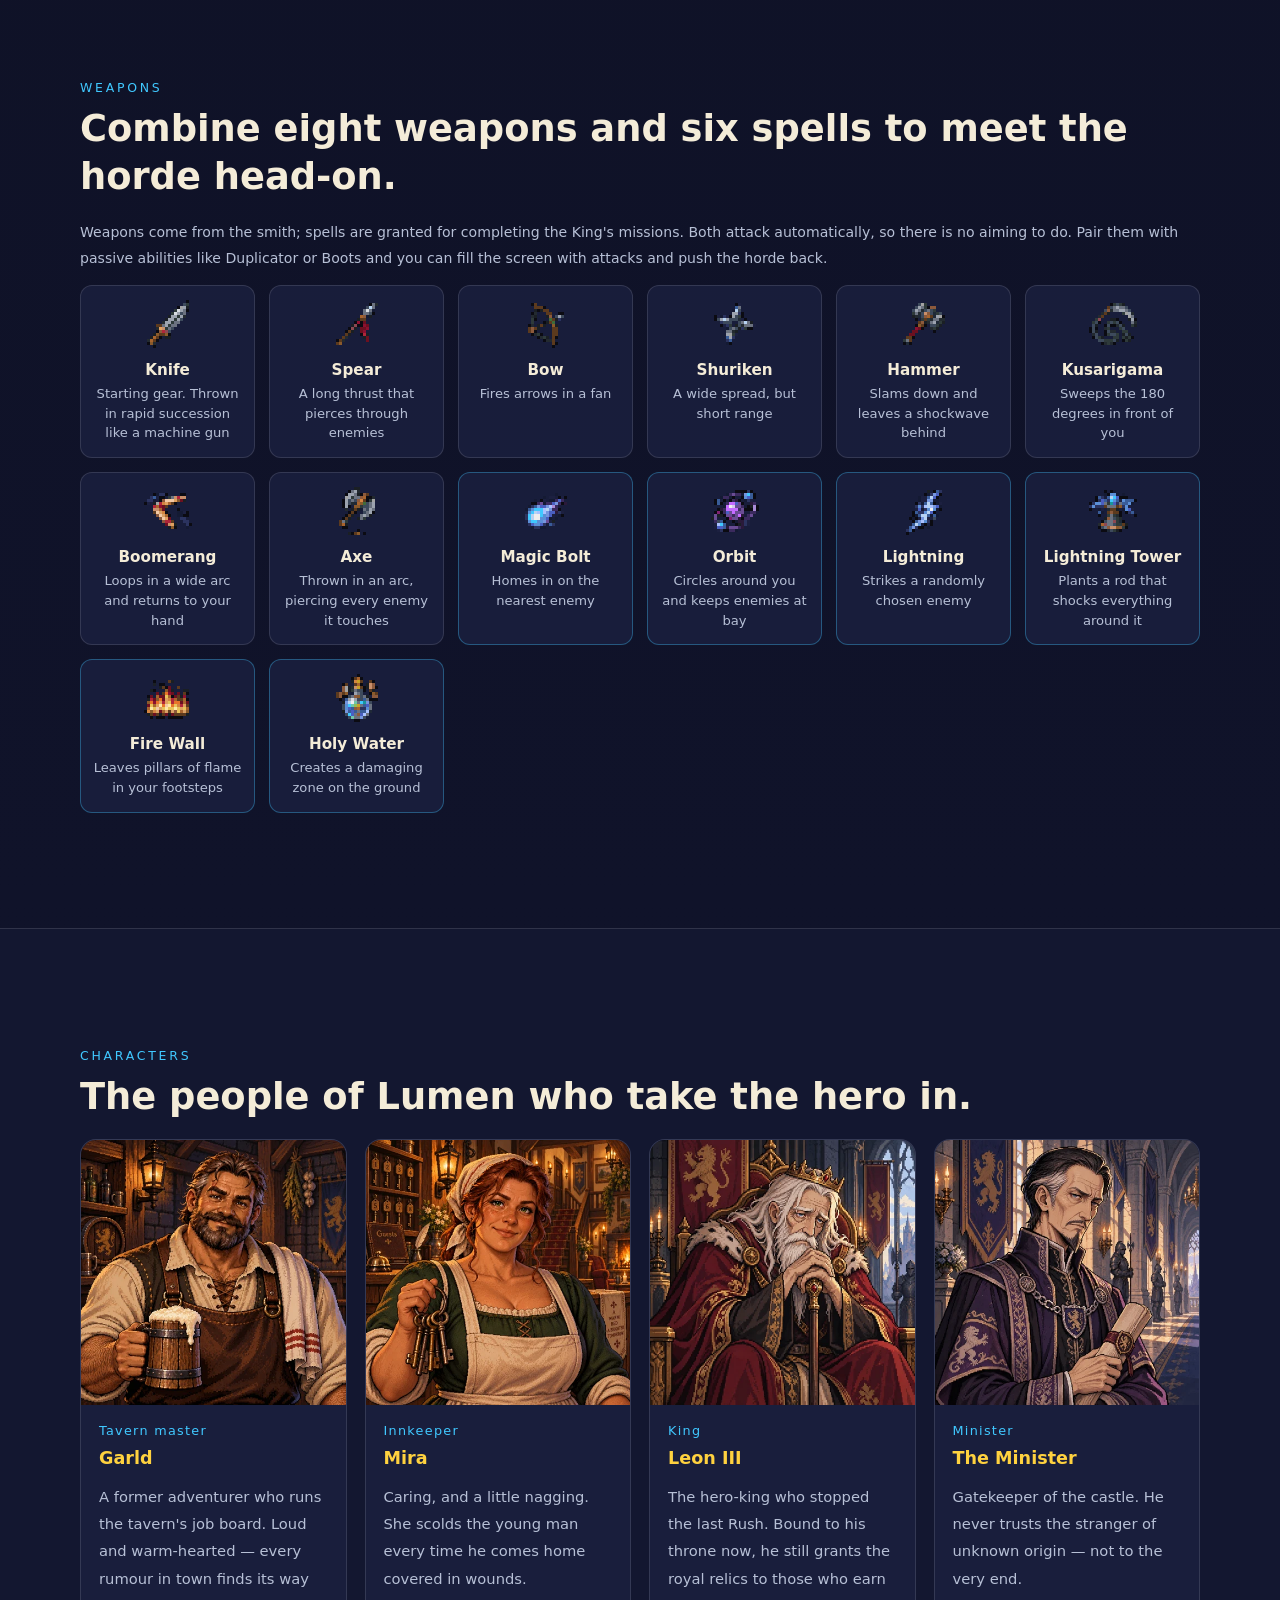
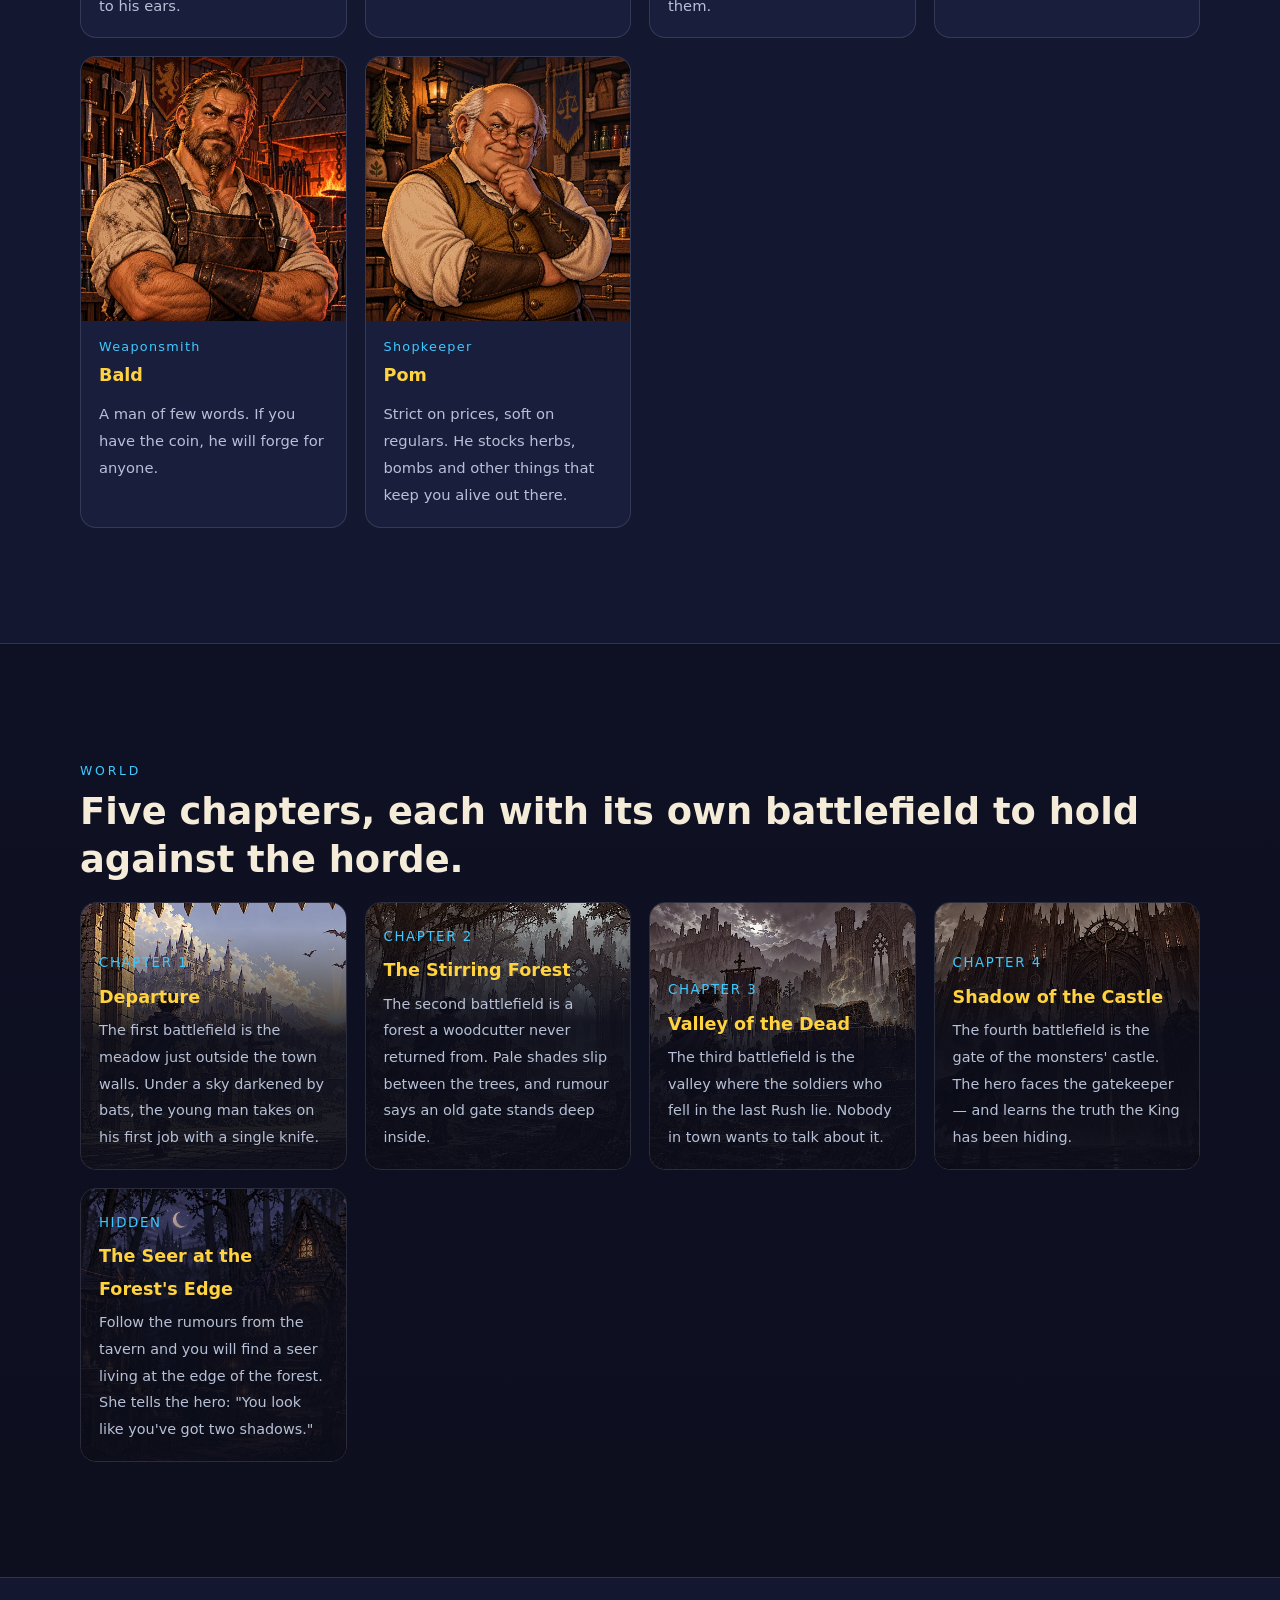
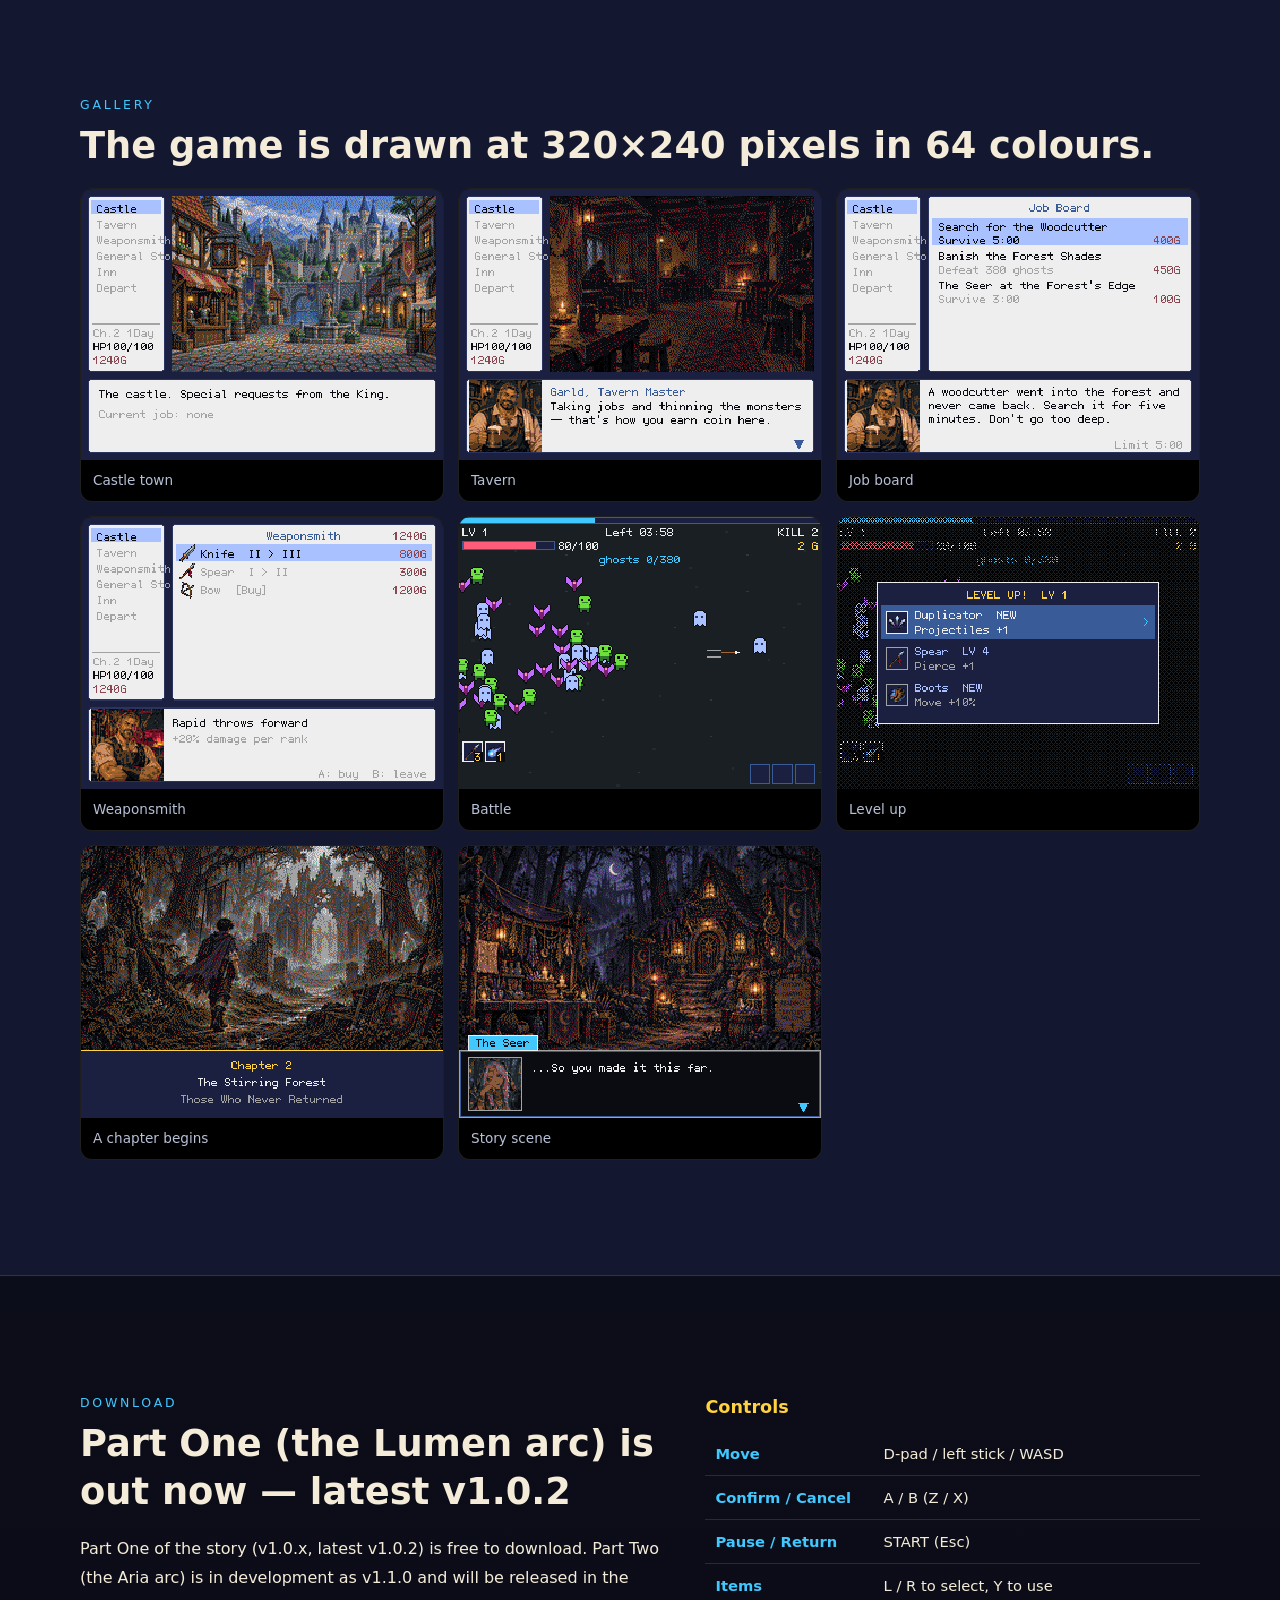
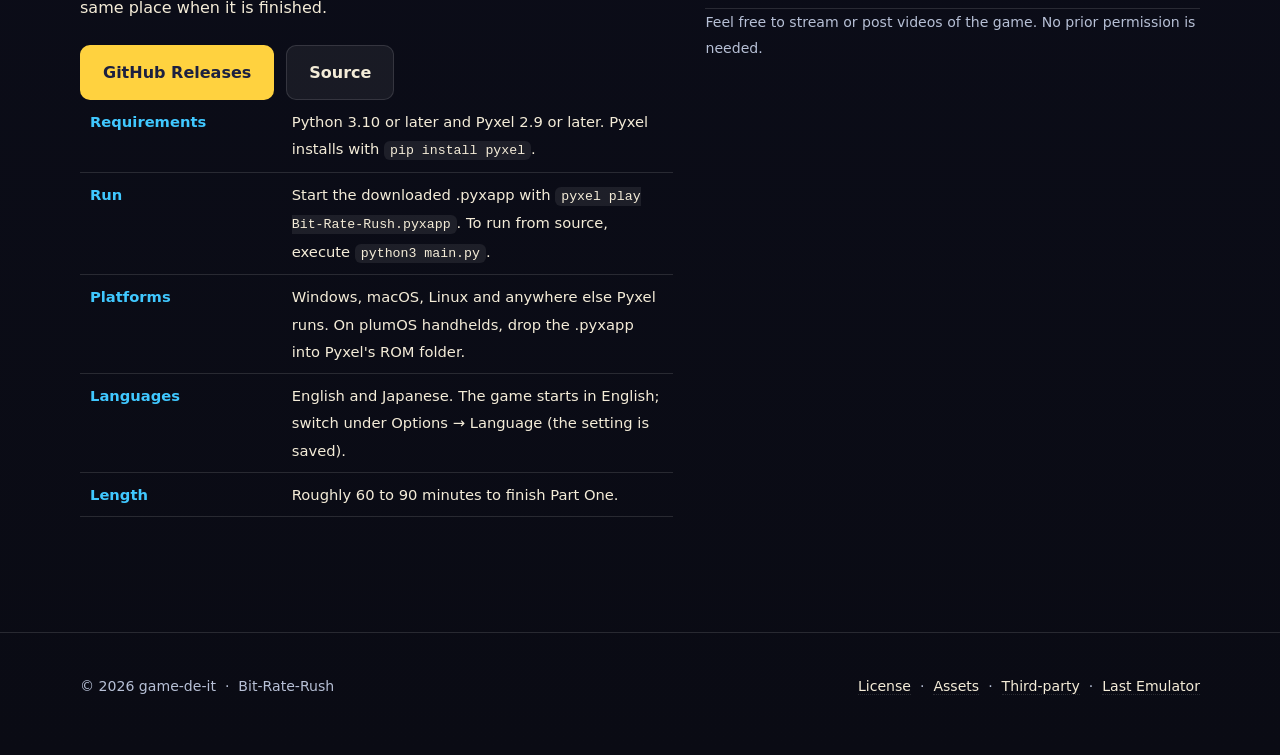
<file: index.en.html>
<!doctype html>
<html lang="en">
  <head>
    <meta charset="utf-8">
    <meta name="viewport" content="width=device-width, initial-scale=1">
    <title>Bit-Rate-Rush Official Site — Survival Action RPG</title>
    <meta name="description" content="Cut through hordes of monsters with a single knife, then return to town to take on jobs and advance the story. A 2D pixel-art survival action RPG built with Pyxel. Japanese and English.">
    <meta name="theme-color" content="#0b0d1a">
    <meta property="og:type" content="website">
    <meta property="og:title" content="Bit-Rate-Rush">
    <meta property="og:description" content="Survive a battlefield flooded with monsters with nothing but a knife. Back in town, the next job and the next chapter of the story are waiting.">
    <meta property="og:image" content="assets/images/hero.webp">
    <link rel="icon" href="assets/images/icon.png">
    <link rel="stylesheet" href="styles.css">
  </head>
  <body>
    <header class="site-header">
      <a class="brand" href="#top"><img class="pixel" src="assets/images/icon.png" alt=""><span>Bit-Rate-Rush</span></a>
      <nav class="site-nav">
        <a href="#trailer">Trailer</a>
        <a href="#story">Story</a>
        <a href="#play">Play</a>
        <a href="#weapons">Weapons</a>
        <a href="#characters">Characters</a>
        <a href="#world">World</a>
        <a href="#gallery">Gallery</a>
        <a href="#download">Download</a>
        <a class="lang" href="index.html">日本語</a>
      </nav>
    </header>

    <main id="top">
      <section class="hero">
        <img class="hero-image pixel" src="assets/images/hero.webp" alt="A young man raising a sword amid a horde of monsters">
        <div class="hero-shade"></div>
        <div class="hero-content">
          <p class="kicker">Survival Action RPG</p>
          <h1>Bit-Rate-Rush</h1>
          <p class="subtitle">Survive a battlefield flooded with monsters, armed with nothing but a knife. Back in town, the next job and the next chapter of the story are waiting.</p>
          <p class="hero-copy">
            Bit-Rate-Rush is a 2D pixel-art survival action RPG built with Pyxel.
            You play a lone young man who has just reached the castle town. Take a job at the tavern, cut your way through the oncoming horde, and make it back to town alive.
            Spend the coins you found on better gear, and as the jobs pile up, the truth behind what is eating away at the town and the world comes into view.
          </p>
          <div class="hero-actions">
            <a class="button primary" href="#download">Download</a>
            <a class="button secondary" href="#gallery">Gallery</a>
          </div>
        </div>
      </section>

      <section id="trailer" class="section">
        <div class="section-inner">
          <p class="section-label">Trailer</p>
          <h2>Two and a half minutes on where this world came from, and what is coming for it.</h2>
          <div class="trailer">
            <video controls preload="none" playsinline width="1920" height="1080"
                   poster="assets/video/trailer-poster.webp">
              <source src="assets/video/brr-trailer-1080p.mp4" type="video/mp4">
              <p>Your browser cannot play this video. You can <a href="assets/video/brr-trailer-1080p.mp4">open the MP4 directly</a> instead.</p>
            </video>
          </div>
          <p class="note">1920×1080 / about 2 min 39 sec / 32 MB. Subtitles are burned in, in both Japanese and English. The video has sound.</p>
        </div>
      </section>

      <section class="section intro-band">
        <div class="section-inner intro-grid">
          <div><p class="section-label">Overview</p><h2>You only move. Leave the attacking to your weapons.</h2></div>
          <p class="lead">
            On the battlefield, the only thing you control is <strong>where your character moves</strong>. Weapons aim and fire on their own, and magic triggers by itself.
            How do you thread the gaps in the horde? Which weapon or ability do you grow on the next level up? Those two questions are all you have to think about.
            A single job takes about 3 to 10 minutes, so even on a handheld you can pick it up one job at a time.
          </p>
        </div>
      </section>

      <section id="story" class="section">
        <div class="section-inner two-column">
          <div>
            <p class="section-label">Story</p>
            <h2>A calamity of monsters pouring in from every side — the people call it the Rush.</h2>
            <p>Every living thing in this world carries <strong>bits</strong>, tiny motes of light. When a monster falls, its bits scatter and fade on the wind. No human hand can gather them.</p>
            <p>The world also has a <strong>rate</strong> — the speed at which everything flows. When the rate rises, sleeping monsters wake without end and pour toward the town in a great tide. People call this calamity the <strong>Rush</strong>, and they have feared even to speak its name.</p>
            <p>Now, bats are beginning to darken the sky over the castle town of Lumen.</p>
            <p class="quote">— It began the day a young man walked through the town gate.</p>
            <p>His home beyond the mountain was swallowed by a Rush, and he reached Lumen alone. All he carries is a single knife. Without even the coin for a bed, he stands before the tavern's job board — because he has to live.</p>
          </div>
          <figure class="feature-figure"><img src="assets/images/story.webp" alt="A young man passing through the town gate"></figure>
        </div>
      </section>

      <section id="play" class="section intro-band">
        <div class="section-inner">
          <p class="section-label">Play</p>
          <h2>Take a job in town, survive the battlefield, come back to town. That loop drives the story.</h2>
          <div class="card-grid">
            <div class="card"><img src="assets/images/play_tavern.webp" alt="Tavern"><div class="card-body"><h3>Tavern</h3><p>Pick your next job from the board. There are two kinds: survive until the timer runs out, or defeat a set number of monsters. The rumours the master shares point the way to the next chapter.</p></div></div>
            <div class="card"><img src="assets/images/play_smith.webp" alt="Weaponsmith"><div class="card-body"><h3>Weaponsmith</h3><p>Spend the coins you picked up on the battlefield to buy new weapons or upgrade the ones you own. Each rank adds power and volume to your attacks.</p></div></div>
            <div class="card"><img src="assets/images/play_shop.webp" alt="General store"><div class="card-body"><h3>General store</h3><p>Herbs, bombs, magnets and other consumables. You can carry up to three into the field — your trump cards when things go wrong.</p></div></div>
            <div class="card"><img src="assets/images/play_inn.webp" alt="Inn"><div class="card-body"><h3>Inn</h3><p>Wounds from the battlefield do not heal on their own when you get back to town. Pay for a bed and your health recovers. Writing in the journal saves your progress.</p></div></div>
            <div class="card"><img src="assets/images/play_castle.webp" alt="Castle"><div class="card-body"><h3>Castle</h3><p>Finish every job at the tavern and the King entrusts you with a special mission. Succeed, and the reward is a spell passed down the royal line. As the chapters advance, so does the number of weapons you can carry at once.</p></div></div>
            <div class="card"><img class="pixel" src="assets/shots/en/battle.png" alt="Battlefield"><div class="card-body"><h3>Battlefield</h3><p>All you control is movement. Gather the bits that fall from slain monsters to level up, then choose one of three upgrades to a weapon or ability.</p></div></div>
            <div class="card"><img src="assets/images/play_return.webp" alt="Heading home"><div class="card-body"><h3>Go home, or push your luck</h3><p>Once the job is done, you can head straight back to town — or stay and keep farming coins. But if your health runs out, you bring back only half of what you earned.</p></div></div>
          </div>
        </div>
      </section>

      <section id="weapons" class="section">
        <div class="section-inner">
          <p class="section-label">Weapons</p>
          <h2>Combine eight weapons and six spells to meet the horde head-on.</h2>
          <p class="note">Weapons come from the smith; spells are granted for completing the King's missions. Both attack automatically, so there is no aiming to do. Pair them with passive abilities like Duplicator or Boots and you can fill the screen with attacks and push the horde back.</p>
          <div class="weapon-grid">
            <div class="weapon"><img class="pixel" src="assets/icons/icon_knife.png" alt=""><b>Knife</b><span>Starting gear. Thrown in rapid succession like a machine gun</span></div>
            <div class="weapon"><img class="pixel" src="assets/icons/icon_spear.png" alt=""><b>Spear</b><span>A long thrust that pierces through enemies</span></div>
            <div class="weapon"><img class="pixel" src="assets/icons/icon_bow.png" alt=""><b>Bow</b><span>Fires arrows in a fan</span></div>
            <div class="weapon"><img class="pixel" src="assets/icons/icon_shuriken.png" alt=""><b>Shuriken</b><span>A wide spread, but short range</span></div>
            <div class="weapon"><img class="pixel" src="assets/icons/icon_hammer.png" alt=""><b>Hammer</b><span>Slams down and leaves a shockwave behind</span></div>
            <div class="weapon"><img class="pixel" src="assets/icons/icon_sickle.png" alt=""><b>Kusarigama</b><span>Sweeps the 180 degrees in front of you</span></div>
            <div class="weapon"><img class="pixel" src="assets/icons/icon_boomerang.png" alt=""><b>Boomerang</b><span>Loops in a wide arc and returns to your hand</span></div>
            <div class="weapon"><img class="pixel" src="assets/icons/icon_axe.png" alt=""><b>Axe</b><span>Thrown in an arc, piercing every enemy it touches</span></div>
            <div class="weapon magic"><img class="pixel" src="assets/icons/icon_magic.png" alt=""><b>Magic Bolt</b><span>Homes in on the nearest enemy</span></div>
            <div class="weapon magic"><img class="pixel" src="assets/icons/icon_orbit.png" alt=""><b>Orbit</b><span>Circles around you and keeps enemies at bay</span></div>
            <div class="weapon magic"><img class="pixel" src="assets/icons/icon_zap.png" alt=""><b>Lightning</b><span>Strikes a randomly chosen enemy</span></div>
            <div class="weapon magic"><img class="pixel" src="assets/icons/icon_tower.png" alt=""><b>Lightning Tower</b><span>Plants a rod that shocks everything around it</span></div>
            <div class="weapon magic"><img class="pixel" src="assets/icons/icon_fire.png" alt=""><b>Fire Wall</b><span>Leaves pillars of flame in your footsteps</span></div>
            <div class="weapon magic"><img class="pixel" src="assets/icons/icon_holy.png" alt=""><b>Holy Water</b><span>Creates a damaging zone on the ground</span></div>
          </div>
        </div>
      </section>

      <section id="characters" class="section intro-band">
        <div class="section-inner">
          <p class="section-label">Characters</p>
          <h2>The people of Lumen who take the hero in.</h2>
          <div class="character-grid">
            <article class="character-card"><img src="assets/images/npc_master.webp" alt="Garld"><div class="character-body"><p class="role">Tavern master</p><h3>Garld</h3><p>A former adventurer who runs the tavern's job board. Loud and warm-hearted — every rumour in town finds its way to his ears.</p></div></article>
            <article class="character-card"><img src="assets/images/npc_inn.webp" alt="Mira"><div class="character-body"><p class="role">Innkeeper</p><h3>Mira</h3><p>Caring, and a little nagging. She scolds the young man every time he comes home covered in wounds.</p></div></article>
            <article class="character-card"><img src="assets/images/npc_king.webp" alt="The King"><div class="character-body"><p class="role">King</p><h3>Leon III</h3><p>The hero-king who stopped the last Rush. Bound to his throne now, he still grants the royal relics to those who earn them.</p></div></article>
            <article class="character-card"><img src="assets/images/npc_minister.webp" alt="The Minister"><div class="character-body"><p class="role">Minister</p><h3>The Minister</h3><p>Gatekeeper of the castle. He never trusts the stranger of unknown origin — not to the very end.</p></div></article>
            <article class="character-card"><img src="assets/images/npc_smith.webp" alt="Bald"><div class="character-body"><p class="role">Weaponsmith</p><h3>Bald</h3><p>A man of few words. If you have the coin, he will forge for anyone.</p></div></article>
            <article class="character-card"><img src="assets/images/npc_shop.webp" alt="Pom"><div class="character-body"><p class="role">Shopkeeper</p><h3>Pom</h3><p>Strict on prices, soft on regulars. He stocks herbs, bombs and other things that keep you alive out there.</p></div></article>
          </div>
        </div>
      </section>

      <section id="world" class="section">
        <div class="section-inner">
          <p class="section-label">World</p>
          <h2>Five chapters, each with its own battlefield to hold against the horde.</h2>
          <div class="world-grid">
            <div class="world-card"><img src="assets/images/chapter1.webp" alt=""><div class="world-body"><small>CHAPTER 1</small><h3>Departure</h3><p>The first battlefield is the meadow just outside the town walls. Under a sky darkened by bats, the young man takes on his first job with a single knife.</p></div></div>
            <div class="world-card"><img src="assets/images/chapter2.webp" alt=""><div class="world-body"><small>CHAPTER 2</small><h3>The Stirring Forest</h3><p>The second battlefield is a forest a woodcutter never returned from. Pale shades slip between the trees, and rumour says an old gate stands deep inside.</p></div></div>
            <div class="world-card"><img src="assets/images/chapter3.webp" alt=""><div class="world-body"><small>CHAPTER 3</small><h3>Valley of the Dead</h3><p>The third battlefield is the valley where the soldiers who fell in the last Rush lie. Nobody in town wants to talk about it.</p></div></div>
            <div class="world-card"><img src="assets/images/chapter4.webp" alt=""><div class="world-body"><small>CHAPTER 4</small><h3>Shadow of the Castle</h3><p>The fourth battlefield is the gate of the monsters' castle. The hero faces the gatekeeper — and learns the truth the King has been hiding.</p></div></div>
            <div class="world-card"><img src="assets/images/forest.webp" alt=""><div class="world-body"><small>HIDDEN</small><h3>The Seer at the Forest's Edge</h3><p>Follow the rumours from the tavern and you will find a seer living at the edge of the forest. She tells the hero: "You look like you've got two shadows."</p></div></div>
          </div>
        </div>
      </section>

      <section id="gallery" class="section intro-band">
        <div class="section-inner">
          <p class="section-label">Gallery</p>
          <h2>The game is drawn at 320×240 pixels in 64 colours.</h2>
          <div class="gallery">
            <figure><img class="pixel" src="assets/shots/en/town.png" alt=""><figcaption>Castle town</figcaption></figure>
            <figure><img class="pixel" src="assets/shots/en/tavern.png" alt=""><figcaption>Tavern</figcaption></figure>
            <figure><img class="pixel" src="assets/shots/en/board.png" alt=""><figcaption>Job board</figcaption></figure>
            <figure><img class="pixel" src="assets/shots/en/smith.png" alt=""><figcaption>Weaponsmith</figcaption></figure>
            <figure><img class="pixel" src="assets/shots/en/battle.png" alt=""><figcaption>Battle</figcaption></figure>
            <figure><img class="pixel" src="assets/shots/en/levelup.png" alt=""><figcaption>Level up</figcaption></figure>
            <figure><img class="pixel" src="assets/shots/en/chapter.png" alt=""><figcaption>A chapter begins</figcaption></figure>
            <figure><img class="pixel" src="assets/shots/en/vn.png" alt=""><figcaption>Story scene</figcaption></figure>
          </div>
        </div>
      </section>

      <section id="download" class="section">
        <div class="section-inner download-grid">
          <div>
            <p class="section-label">Download</p>
            <h2>Part One (the Lumen arc) is out now — latest v1.0.2</h2>
            <p>Part One of the story (v1.0.x, latest v1.0.2) is free to download. Part Two (the Aria arc) is in development as v1.1.0 and will be released in the same place when it is finished.</p>
            <div class="hero-actions">
              <a class="button primary" href="https://github.com/game-de-it/Bit-Rate-Rush/releases">GitHub Releases</a>
              <a class="button secondary" href="https://github.com/game-de-it/Bit-Rate-Rush">Source</a>
            </div>
            <table>
              <tr><th>Requirements</th><td>Python 3.10 or later and <a href="https://github.com/kitao/pyxel">Pyxel</a> 2.9 or later. Pyxel installs with <code>pip install pyxel</code>.</td></tr>
              <tr><th>Run</th><td>Start the downloaded .pyxapp with <code>pyxel play Bit-Rate-Rush.pyxapp</code>. To run from source, execute <code>python3 main.py</code>.</td></tr>
              <tr><th>Platforms</th><td>Windows, macOS, Linux and anywhere else Pyxel runs. On plumOS handhelds, drop the .pyxapp into Pyxel's ROM folder.</td></tr>
              <tr><th>Languages</th><td>English and Japanese. The game starts in English; switch under Options → Language (the setting is saved).</td></tr>
              <tr><th>Length</th><td>Roughly 60 to 90 minutes to finish Part One.</td></tr>
            </table>
          </div>
          <div>
            <h3>Controls</h3>
            <table>
              <tr><th>Move</th><td>D-pad / left stick / WASD</td></tr>
              <tr><th>Confirm / Cancel</th><td>A / B (Z / X)</td></tr>
              <tr><th>Pause / Return</th><td>START (Esc)</td></tr>
              <tr><th>Items</th><td>L / R to select, Y to use</td></tr>
            </table>
            <p class="note">Feel free to stream or post videos of the game. No prior permission is needed.</p>
          </div>
        </div>
      </section>
    </main>

    <footer class="site-footer">
      <div class="section-inner">
        <div>© 2026 game-de-it &nbsp;·&nbsp; Bit-Rate-Rush</div>
        <div>
          <a href="https://github.com/game-de-it/Bit-Rate-Rush/blob/main/LICENSE">License</a> &nbsp;·&nbsp;
          <a href="https://github.com/game-de-it/Bit-Rate-Rush/blob/main/LICENSE-assets.md">Assets</a> &nbsp;·&nbsp;
          <a href="https://github.com/game-de-it/Bit-Rate-Rush/blob/main/THIRD-PARTY.md">Third-party</a> &nbsp;·&nbsp;
          <a href="https://game-de-it.github.io/last-emulator-web/">Last Emulator</a>
        </div>
      </div>
    </footer>
  </body>
</html>
</file>
<file: styles.css>
:root {
  color-scheme: dark;
  --bg: #0b0d1a;
  --bg-soft: #131730;
  --panel: rgba(28, 32, 64, 0.78);
  --panel-solid: #1c2040;
  --ink: #f4ecd8;
  --muted: #b7c0d6;
  --line: rgba(255, 255, 255, 0.12);
  --gold: #ffd23f;
  --accent: #40c8ff;
  --red: #ff5c7a;
  --green: #6ee03c;
  --shadow: 0 22px 70px rgba(0, 0, 0, 0.45);
  font-family: "Hiragino Sans", "Hiragino Kaku Gothic ProN", "Yu Gothic", Meiryo, system-ui, sans-serif;
}
* { box-sizing: border-box; }
html { scroll-behavior: smooth; }
body {
  margin: 0;
  background:
    radial-gradient(circle at 12% 6%, rgba(64, 200, 255, 0.10), transparent 30rem),
    radial-gradient(circle at 88% 10%, rgba(255, 210, 63, 0.08), transparent 26rem),
    linear-gradient(180deg, #0b0d1a 0%, #10132a 55%, #0a0b14 100%);
  color: var(--ink);
  line-height: 1.85;
}
img { display: block; max-width: 100%; }
a { color: inherit; text-decoration: none; }
.pixel { image-rendering: pixelated; image-rendering: crisp-edges; }

/* header */
.site-header {
  position: fixed; z-index: 20; top: 0; left: 0; right: 0;
  display: flex; align-items: center; justify-content: space-between; gap: 24px;
  padding: 12px clamp(18px, 4vw, 56px);
  background: rgba(11, 13, 26, 0.78);
  border-bottom: 1px solid var(--line);
  backdrop-filter: blur(16px);
}
.brand { display: flex; align-items: center; gap: 10px; font-weight: 700; letter-spacing: 0.04em; }
.brand img { width: 28px; height: 28px; }
.site-nav { display: flex; gap: clamp(10px, 2vw, 22px); font-size: 0.92rem; color: var(--muted); flex-wrap: wrap; justify-content: flex-end; }
.site-nav a:hover { color: var(--ink); }
.lang { margin-left: 8px; padding: 2px 10px; border: 1px solid var(--line); border-radius: 999px; font-size: 0.8rem; }

/* hero */
.hero { position: relative; min-height: 100vh; display: grid; align-items: end; overflow: hidden; }
.hero-image { position: absolute; inset: 0; width: 100%; height: 100%; object-fit: cover; object-position: center top; }
.hero-shade { position: absolute; inset: 0; background: linear-gradient(180deg, rgba(11,13,26,0.0) 0%, rgba(11,13,26,0.1) 45%, rgba(11,13,26,0.97) 100%); }
.hero-content { position: relative; margin-top: 46vh; padding: 0 clamp(18px, 6vw, 96px) clamp(48px, 8vh, 96px); max-width: 860px; }
.kicker { margin: 0 0 8px; color: var(--accent); letter-spacing: 0.22em; text-transform: uppercase; font-size: 0.8rem; }
.hero h1 { position: absolute; width: 1px; height: 1px; overflow: hidden; clip: rect(0 0 0 0); margin: 0; font-size: clamp(2.4rem, 7vw, 5rem); line-height: 1.05; letter-spacing: 0.02em; color: var(--gold); text-shadow: 0 6px 30px rgba(0,0,0,0.6); }
.subtitle { margin: 6px 0 18px; font-size: clamp(1.25rem, 2.6vw, 1.9rem); font-weight: 700; color: var(--gold); text-shadow: 0 4px 20px rgba(0,0,0,0.7); }
.hero-copy { max-width: 620px; color: var(--muted); }
.hero-actions { display: flex; gap: 12px; flex-wrap: wrap; margin-top: 22px; }
.button { display: inline-block; padding: 12px 22px; border-radius: 10px; font-weight: 700; border: 1px solid var(--line); transition: transform .15s, background .15s; }
.button:hover { transform: translateY(-2px); }
.button.primary { background: var(--gold); color: #1c2040; border-color: transparent; }
.button.secondary { background: rgba(255,255,255,0.06); }

/* sections */
.section { padding: clamp(56px, 9vw, 120px) clamp(18px, 5vw, 72px); }
.section-inner { max-width: 1120px; margin: 0 auto; }
.section-label { margin: 0 0 6px; color: var(--accent); letter-spacing: 0.22em; text-transform: uppercase; font-size: 0.78rem; }
h2 { margin: 0 0 18px; font-size: clamp(1.5rem, 3.4vw, 2.3rem); line-height: 1.3; }
h3 { margin: 0 0 8px; font-size: 1.1rem; color: var(--gold); }
p { margin: 0 0 14px; }
.two-column { display: grid; grid-template-columns: 1.05fr 1fr; gap: clamp(24px, 5vw, 64px); align-items: center; }
.feature-figure { margin: 0; border-radius: 16px; overflow: hidden; box-shadow: var(--shadow); border: 1px solid var(--line); }
.intro-band { background: var(--bg-soft); border-top: 1px solid var(--line); border-bottom: 1px solid var(--line); }
.intro-grid { display: grid; grid-template-columns: 1fr 1.4fr; gap: 40px; align-items: center; }
.lead { font-size: 1.05rem; }
.quote { border-left: 3px solid var(--gold); padding-left: 16px; color: var(--ink); font-style: normal; margin: 18px 0; }

/* cards */
.card-grid { display: grid; grid-template-columns: repeat(auto-fit, minmax(240px, 1fr)); gap: 18px; }
.card { background: var(--panel); border: 1px solid var(--line); border-radius: 14px; overflow: hidden; display: flex; flex-direction: column; }
.card > img { width: 100%; aspect-ratio: 16 / 10; object-fit: cover; display: block; border-bottom: 1px solid var(--line); }
.card-body { padding: 18px 22px 22px; }
.card h3 { margin: 0 0 8px; }
.card p { color: var(--muted); font-size: 0.95rem; margin: 0; }

/* weapons */
.weapon-grid { display: grid; grid-template-columns: repeat(auto-fit, minmax(150px, 1fr)); gap: 14px; }
.weapon { background: var(--panel); border: 1px solid var(--line); border-radius: 12px; padding: 14px 12px; text-align: center; }
.weapon img { width: 48px; height: 48px; margin: 0 auto 8px; }
.weapon b { display: block; color: var(--ink); font-size: 0.95rem; }
.weapon span { color: var(--muted); font-size: 0.82rem; line-height: 1.5; display: block; }
.weapon.magic { border-color: rgba(64,200,255,0.35); }

/* characters */
.character-grid { display: grid; grid-template-columns: repeat(auto-fit, minmax(230px, 1fr)); gap: 18px; }
.character-card { background: var(--panel); border: 1px solid var(--line); border-radius: 16px; overflow: hidden; }
.character-card img { width: 100%; aspect-ratio: 1; object-fit: cover; }
.character-body { padding: 14px 18px 18px; }
.role { margin: 0; color: var(--accent); font-size: 0.8rem; letter-spacing: 0.1em; }
.character-body p:last-child { color: var(--muted); font-size: 0.92rem; margin: 0; }

/* world */
.world-grid { display: grid; grid-template-columns: repeat(auto-fit, minmax(260px, 1fr)); gap: 18px; }
.world-card { position: relative; border-radius: 16px; overflow: hidden; border: 1px solid var(--line); min-height: 220px; display: grid; align-items: end; }
.world-card img { position: absolute; inset: 0; width: 100%; height: 100%; object-fit: cover; }
.world-card .world-body { position: relative; padding: 18px; background: linear-gradient(180deg, transparent, rgba(11,13,26,0.92) 45%); }
.world-body small { color: var(--accent); letter-spacing: 0.12em; }
.world-body h3 { margin: 4px 0; }
.world-body p { margin: 0; color: var(--muted); font-size: 0.9rem; }

/* trailer */
.trailer { border-radius: 16px; overflow: hidden; border: 1px solid var(--line); background: #000; box-shadow: var(--shadow); }
.trailer video { display: block; width: 100%; height: auto; aspect-ratio: 16 / 9; background: #000; }
#trailer .note { margin: 12px 0 0; }

/* gallery */
.gallery { display: grid; grid-template-columns: repeat(auto-fit, minmax(300px, 1fr)); gap: 14px; }
.gallery figure { margin: 0; border-radius: 12px; overflow: hidden; border: 1px solid var(--line); background: #000; }
.gallery figcaption { padding: 8px 12px; font-size: 0.85rem; color: var(--muted); }

/* download */
.download-grid { display: grid; grid-template-columns: 1.2fr 1fr; gap: 32px; align-items: start; }
table { width: 100%; border-collapse: collapse; font-size: 0.92rem; }
th, td { text-align: left; padding: 8px 10px; border-bottom: 1px solid var(--line); vertical-align: top; }
th { color: var(--accent); font-weight: 600; width: 34%; }
.note { color: var(--muted); font-size: 0.88rem; }
code { background: rgba(255,255,255,0.08); padding: 2px 6px; border-radius: 6px; font-size: 0.9em; }

/* footer */
.site-footer { padding: 40px clamp(18px, 5vw, 72px) 60px; border-top: 1px solid var(--line); color: var(--muted); font-size: 0.88rem; }
.site-footer .section-inner { display: flex; flex-wrap: wrap; gap: 18px 36px; justify-content: space-between; }
.site-footer a { color: var(--ink); border-bottom: 1px dotted var(--line); }

@media (max-width: 820px) {
  .two-column, .intro-grid, .download-grid { grid-template-columns: 1fr; }
  .site-nav a { display: none; }
  .site-nav a.lang { display: inline-block; }
  .hero { min-height: auto; background: #10142a; padding-top: 60px; }
  .hero-image { top: 60px; object-fit: contain; object-position: center top; height: 75vw; }
  .hero-shade { top: 60px; background: linear-gradient(180deg, rgba(11,13,26,0) 0%, rgba(11,13,26,0) 50vw, rgba(16,20,42,1) 75vw); }
  .hero-content { margin-top: 62vw; }
}
</file>
